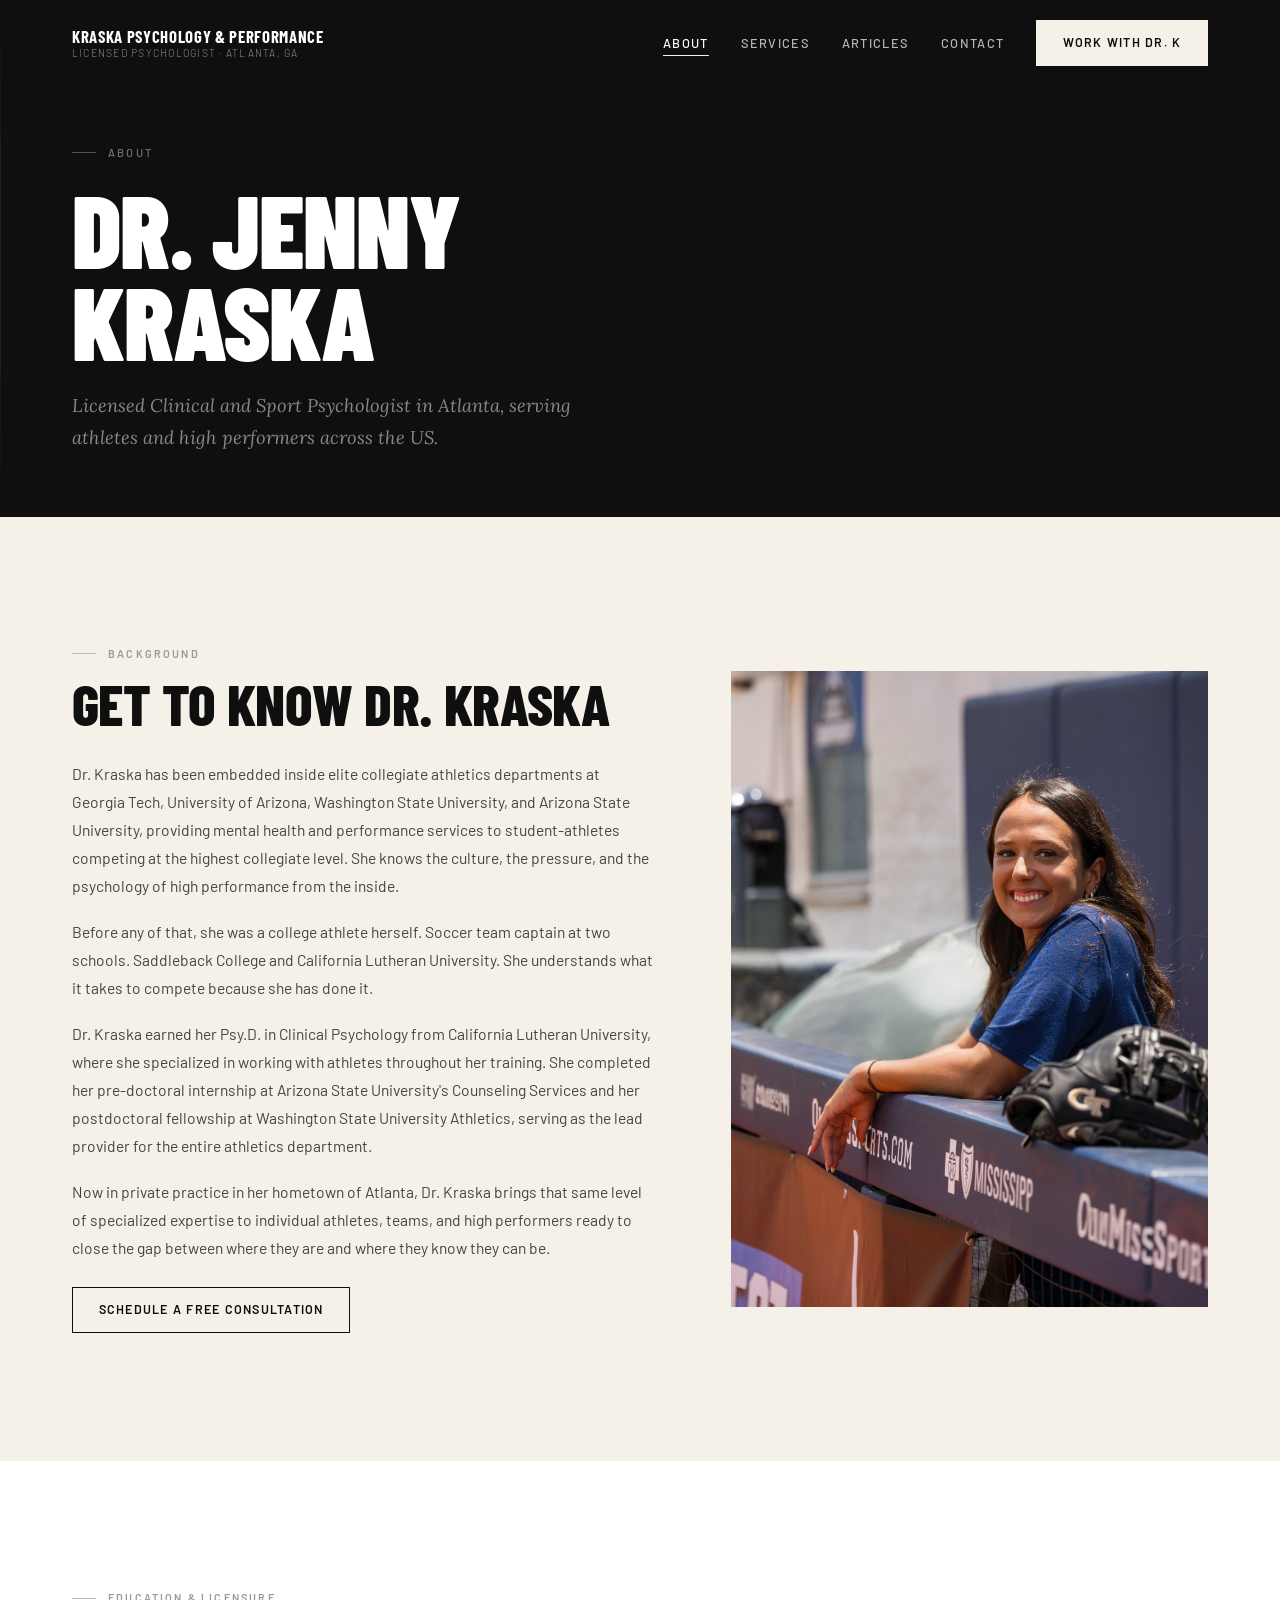
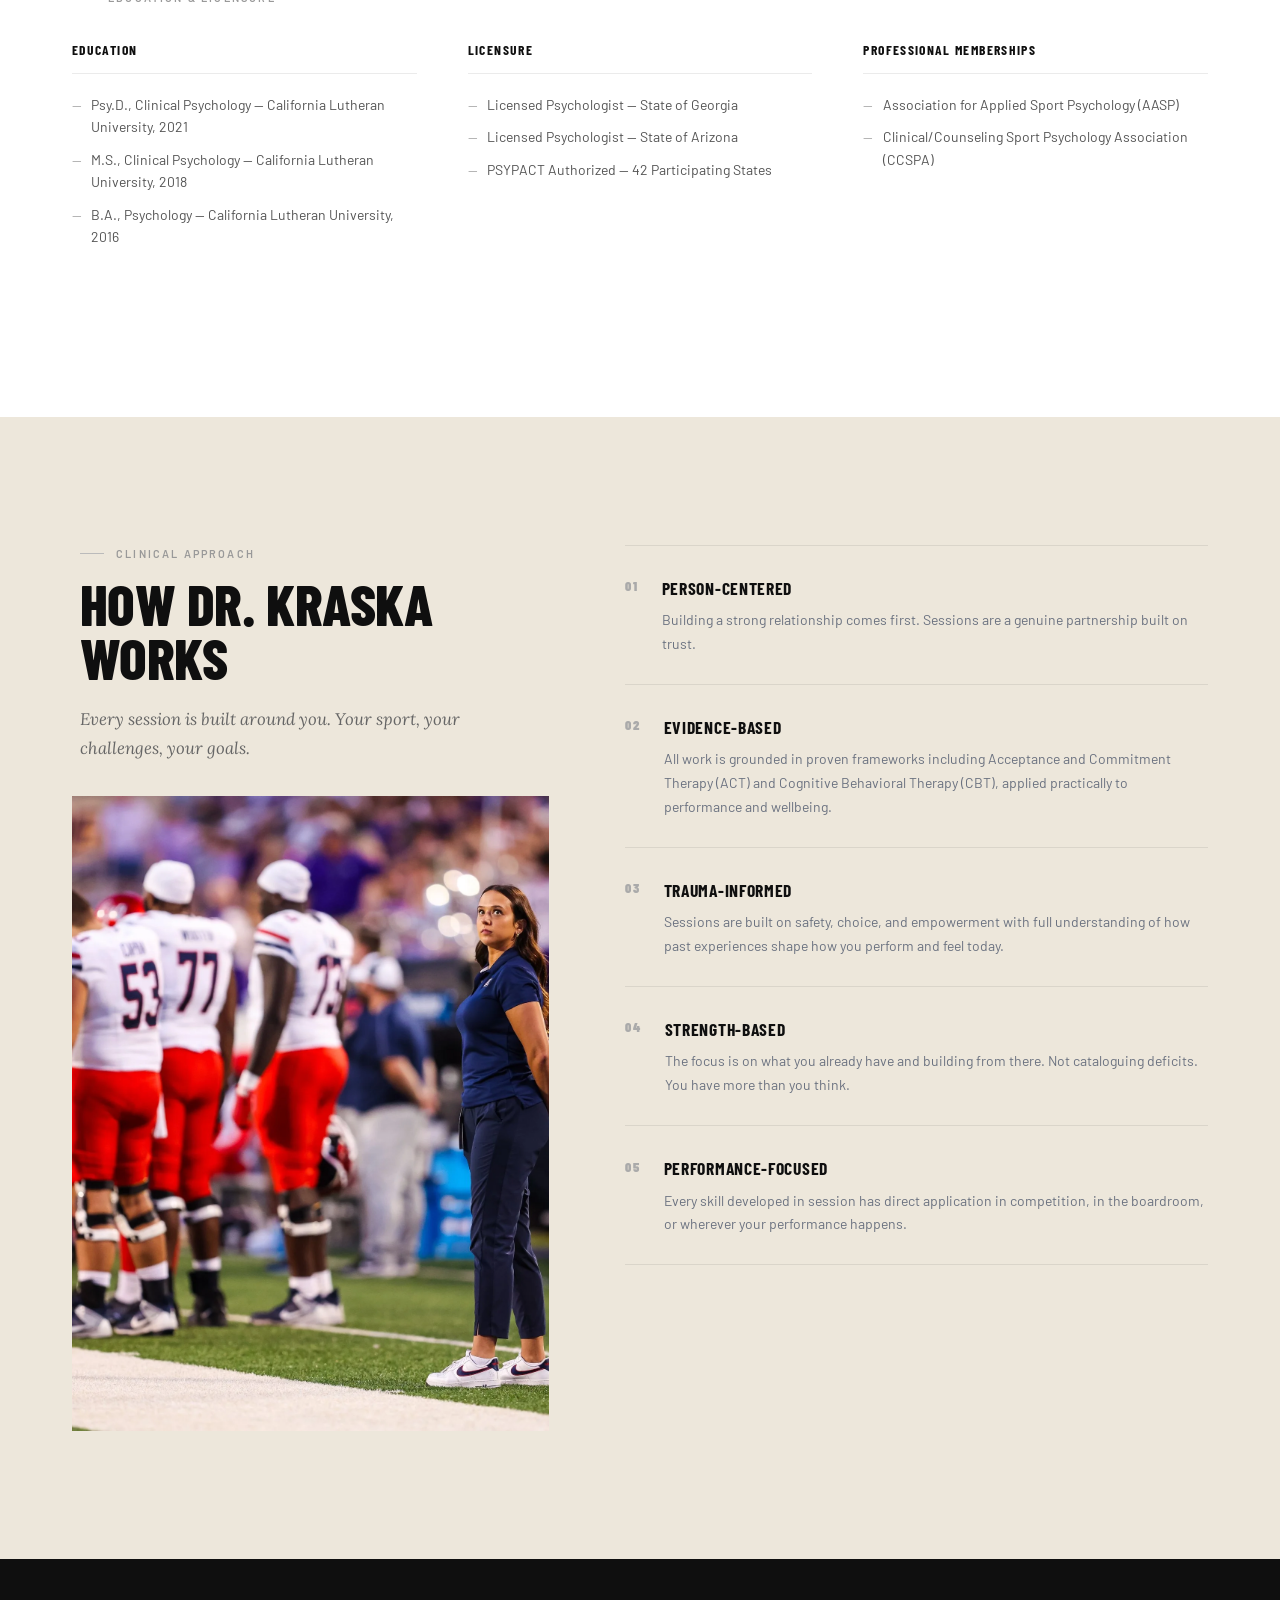
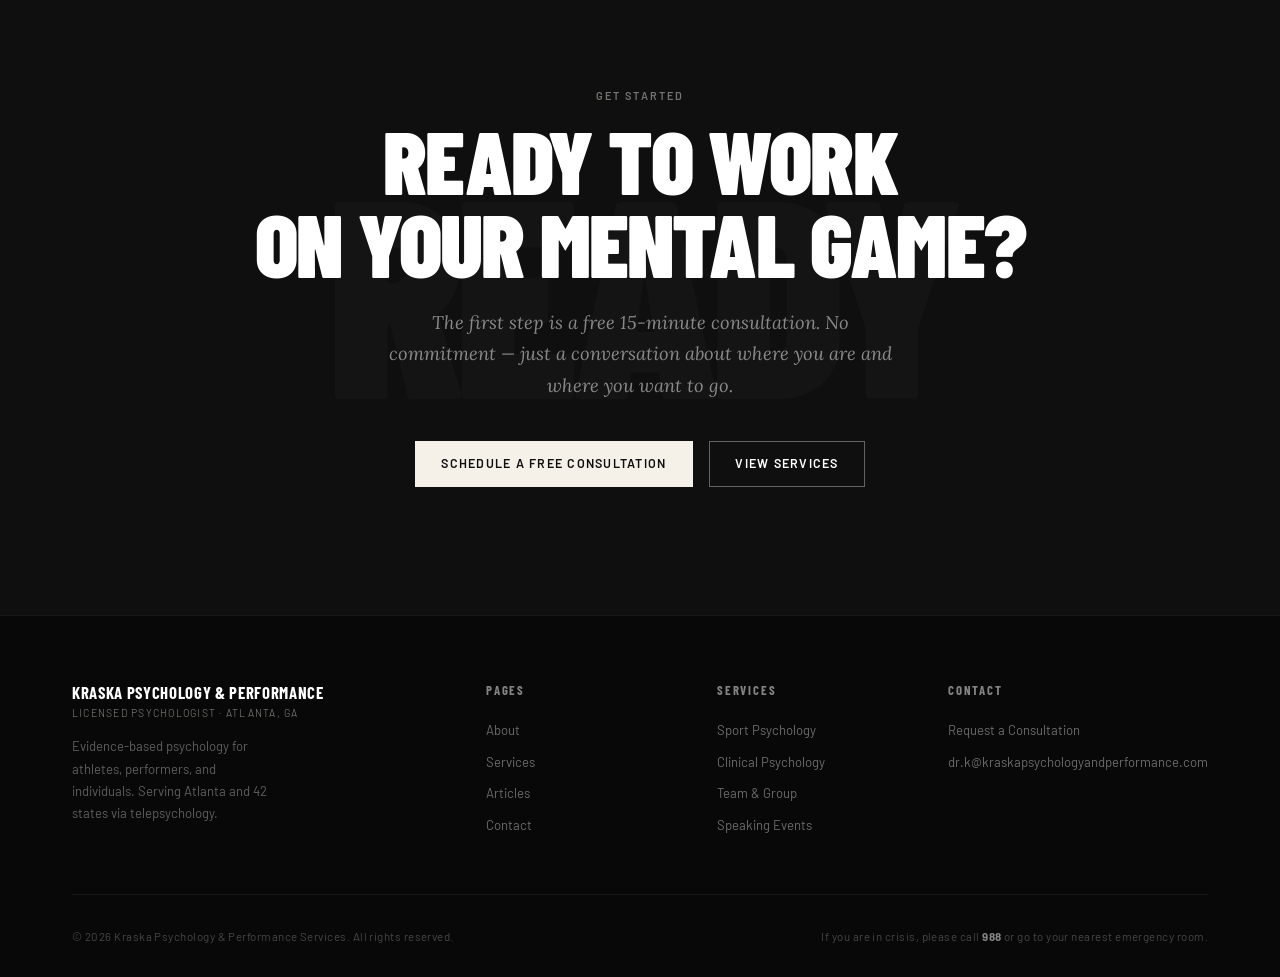
<file: about.html>
<!DOCTYPE html>
<html lang="en">
<head>
  <meta charset="UTF-8" />
  <meta name="viewport" content="width=device-width, initial-scale=1.0" />
  <title>About Dr. Jenny Kraska | Kraska Psychology & Performance</title>
  <meta name="description" content="Dr. Jenny Kraska is a licensed Clinical and Sport Psychologist with 8 years inside elite collegiate athletics. Based in Atlanta, GA — serving clients in 42 states." />
  <meta name="robots" content="index, follow" />
  <meta property="og:title" content="About Dr. Jenny Kraska | Kraska Psychology & Performance" />
  <meta property="og:type" content="website" />
  <meta property="og:description" content="Dr. Jenny Kraska is a licensed Clinical and Sport Psychologist with 8 years inside elite collegiate athletics. Based in Atlanta, GA — serving clients in 42 states." />
  <meta property="og:url" content="https://www.kraskapsychologyandperformance.com/about.html" />
  <meta property="og:image" content="https://www.kraskapsychologyandperformance.com/assets/img/dr_kraska_onfield.webp" />
  <meta name="twitter:card" content="summary_large_image" />
  <meta name="twitter:title" content="About Dr. Jenny Kraska | Kraska Psychology & Performance" />
  <meta name="twitter:description" content="Dr. Jenny Kraska is a licensed Clinical and Sport Psychologist with 8 years inside elite collegiate athletics. Based in Atlanta, GA — serving clients in 42 states." />
  <meta name="twitter:image" content="https://www.kraskapsychologyandperformance.com/assets/img/dr_kraska_onfield.webp" />
  <link rel="canonical" href="https://www.kraskapsychologyandperformance.com/about.html" />
  <link rel="preconnect" href="https://fonts.googleapis.com" />
  <link rel="preconnect" href="https://fonts.gstatic.com" crossorigin />
  <link href="https://fonts.googleapis.com/css2?family=Barlow+Condensed:wght@600;700;800;900&family=Lora:ital,wght@0,400;0,500;1,400&family=Barlow:wght@300;400;500&display=swap" rel="stylesheet" />
  <link rel="stylesheet" href="assets/css/styles.css" />
</head>
<body>

<a class="skip-link" href="#main-content">Skip to main content</a>

<header class="site-header" id="site-header" role="banner">
  <div class="container">
    <div class="header-inner">
      <a href="index.html" class="wordmark" aria-label="Kraska Psychology & Performance — Home">
        Kraska Psychology & Performance
        <span>Licensed Psychologist · Atlanta, GA</span>
      </a>
      <nav class="main-nav" aria-label="Main navigation">
        <a href="about.html">About</a>
        <a href="services.html">Services</a>
        <a href="articles.html">Articles</a>
        <a href="contact.html">Contact</a>
      </nav>
      <a href="contact.html" class="btn btn-primary header-cta">Work with Dr. K</a>
      <button class="nav-toggle" id="nav-toggle" aria-label="Toggle menu" aria-expanded="false">
        <span></span><span></span><span></span>
      </button>
    </div>
  </div>
  <nav class="mobile-nav" id="mobile-nav" aria-label="Mobile navigation">
    <a href="about.html">About</a>
    <a href="services.html">Services</a>
    <a href="articles.html">Articles</a>
    <a href="contact.html">Contact</a>
    <a href="contact.html" class="btn btn-primary">Request a Consultation</a>
  </nav>
</header>

<main id="main-content">

  <!-- ── PAGE HERO ─────────────────────────────────────────────── -->
  <section class="page-hero noise" aria-labelledby="about-heading">
    <div class="container" style="position:relative;z-index:2;">
      <p class="page-hero-label">About</p>
      <h1 id="about-heading">Dr. Jenny<br>Kraska</h1>
      <p class="page-hero-sub">Licensed Clinical and Sport Psychologist in Atlanta, serving athletes and high performers across the US.</p>
    </div>
  </section>


<!-- ── BIO + PHOTO ────────────────────────────────────────────── -->
<section class="section section-cream" aria-labelledby="bio-heading">
  <div class="container">
    <div style="display:grid; grid-template-columns:1.1fr 0.9fr; gap:clamp(3rem,6vw,6rem); align-items:center;">

      <!-- TEXT LEFT -->
      <div class="about-content">
        <p class="section-label">Background</p>
        <h2 id="bio-heading" class="section-headline fade-up">Get to know Dr. Kraska</h2>
        <br>
        <!-- <p class="about-title fade-up">Licensed Clinical & Sport Psychologist</p> -->

        <div class="about-body fade-up">
          <p>Dr. Kraska has been embedded inside elite collegiate athletics departments at Georgia Tech, University of Arizona, Washington State University, and Arizona State University, providing mental health and performance services to student-athletes competing at the highest collegiate level. She knows the culture, the pressure, and the psychology of high performance from the inside.</p>
          <p>Before any of that, she was a college athlete herself. Soccer team captain at two schools. Saddleback College and California Lutheran University. She understands what it takes to compete because she has done it.</p>
          <p>Dr. Kraska earned her Psy.D. in Clinical Psychology from California Lutheran University, where she specialized in working with athletes throughout her training. She completed her pre-doctoral internship at Arizona State University's Counseling Services and her postdoctoral fellowship at Washington State University Athletics, serving as the lead provider for the entire athletics department.</p>
          <p>Now in private practice in her hometown of Atlanta, Dr. Kraska brings that same level of specialized expertise to individual athletes, teams, and high performers ready to close the gap between where they are and where they know they can be.</p>
        </div>
        <br>

        <a href="contact.html" class="btn btn-outline fade-up">Schedule a Free Consultation</a>
      </div>

      <!-- DUGOUT PHOTO RIGHT -->
      <div class="fade-up" style="display:flex; align-items:center; justify-content:center;">
        <div style="overflow:hidden; background:var(--black); width:100%;">
          <img
            src="assets/img/dr_kraska_dugout.jpeg"
            alt="Dr. Kraska in the dugout at a collegiate baseball game"
            loading="lazy"
            style="width:100%; aspect-ratio:3/4; object-fit:cover; object-position:center 25%; display:block;"
          />
        </div>
      </div>

    </div>
  </div>
</section>

  <!-- ── EDUCATION & CREDENTIALS ───────────────────────────────── -->
<section class="section section-white" aria-label="Education and credentials">
  <div class="container">
    <p class="section-label" style="margin-bottom:2rem;">Education & Licensure</p>
    <div style="display:grid; grid-template-columns:1fr 1fr 1fr; gap:clamp(2rem,4vw,4rem); align-items:start;">

      <div class="credentials-block fade-up">
        <h3>Education</h3>
        <ul>
          <li>Psy.D., Clinical Psychology — California Lutheran University, 2021</li>
          <li>M.S., Clinical Psychology — California Lutheran University, 2018</li>
          <li>B.A., Psychology — California Lutheran University, 2016</li>
        </ul>
      </div>

      <div class="credentials-block fade-up fade-up-delay-1">
        <h3>Licensure</h3>
        <ul>
          <li>Licensed Psychologist — State of Georgia</li>
          <li>Licensed Psychologist — State of Arizona</li>
          <li>PSYPACT Authorized — 42 Participating States</li>
        </ul>
      </div>

      <div class="credentials-block fade-up fade-up-delay-2">
        <h3>Professional Memberships</h3>
        <ul>
          <li>Association for Applied Sport Psychology (AASP)</li>
          <li>Clinical/Counseling Sport Psychology Association (CCSPA)</li>
        </ul>
      </div>

    </div>
  </div>
</section>

 <!-- ── APPROACH ───────────────────────────────────────────────── -->
<section class="section section-cream-dark" aria-labelledby="approach-heading">
  <div class="container">
    <div style="display:grid; grid-template-columns:0.9fr 1.1fr; gap:clamp(3rem,6vw,6rem); align-items:start;">

      <!-- TITLE + PHOTO LEFT -->
      <div style="display:flex; flex-direction:column; gap:2rem;">
        <div style="padding:0 0.5rem;">
          <p class="section-label">Clinical Approach</p>
          <h2 id="approach-heading" class="section-headline fade-up">How Dr. Kraska<br>Works</h2>
          <p class="fade-up" style="font-family:'Lora',serif; font-style:italic; font-size:1.05rem; line-height:1.75; color:#666; margin-top:1.25rem;">Every session is built around you. Your sport, your challenges, your goals.</p>
        </div>
        <div style="overflow:hidden; background:var(--black-mid);">
          <img
            src="assets/img/dr_kraska_onfield.webp"
            alt="Dr. Kraska on the sideline during a collegiate football game at the University of Arizona"
            loading="lazy"
            style="width:100%; aspect-ratio:3/4; object-fit:cover; object-position:center 20%; display:block;"
          />
        </div>
      </div>

      <!-- PILLARS RIGHT -->
      <div class="approach-pillars">
        <div class="pillar fade-up">
          <span class="pillar-num">01</span>
          <div>
            <h4>Person-Centered</h4>
            <p>Building a strong relationship comes first. Sessions are a genuine partnership built on trust.</p>
          </div>
        </div>
        <div class="pillar fade-up fade-up-delay-1">
          <span class="pillar-num">02</span>
          <div>
            <h4>Evidence-Based</h4>
            <p>All work is grounded in proven frameworks including Acceptance and Commitment Therapy (ACT) and Cognitive Behavioral Therapy (CBT), applied practically to performance and wellbeing.</p>
          </div>
        </div>
        <div class="pillar fade-up fade-up-delay-2">
          <span class="pillar-num">03</span>
          <div>
            <h4>Trauma-Informed</h4>
            <p>Sessions are built on safety, choice, and empowerment with full understanding of how past experiences shape how you perform and feel today.</p>
          </div>
        </div>
        <div class="pillar fade-up fade-up-delay-3">
          <span class="pillar-num">04</span>
          <div>
            <h4>Strength-Based</h4>
            <p>The focus is on what you already have and building from there. Not cataloguing deficits. You have more than you think.</p>
          </div>
        </div>
        <div class="pillar fade-up fade-up-delay-4">
          <span class="pillar-num">05</span>
          <div>
            <h4>Performance-Focused</h4>
            <p>Every skill developed in session has direct application in competition, in the boardroom, or wherever your performance happens.</p>
          </div>
        </div>
      </div>
    </div>
  </div>
</section>





  <!-- ── CTA ────────────────────────────────────────────────────── -->
  <section class="cta-section" aria-labelledby="about-cta-heading">
    <div class="container">
      <p class="section-label section-label-light" style="justify-content:center;">Get Started</p>
      <h2 id="about-cta-heading" class="cta-headline">Ready to Work<br>on Your Mental Game?</h2>
      <p class="cta-sub">The first step is a free 15-minute consultation. No commitment — just a conversation about where you are and where you want to go.</p>
      <div class="cta-actions">
        <a href="contact.html" class="btn btn-primary">Schedule a Free Consultation</a>
        <a href="services.html" class="btn btn-ghost">View Services</a>
      </div>
    </div>
  </section>

</main>

<footer class="site-footer" role="contentinfo">
  <div class="container">
    <div class="footer-grid">
      <div class="footer-brand">
        <a href="index.html" class="wordmark">
          Kraska Psychology & Performance
          <span>Licensed Psychologist · Atlanta, GA</span>
        </a>
        <p>Evidence-based psychology for athletes, performers, and individuals. Serving Atlanta and 42 states via telepsychology.</p>
      </div>
      <div class="footer-col">
        <h4>Pages</h4>
        <a href="about.html">About</a>
        <a href="services.html">Services</a>
        <a href="articles.html">Articles</a>
        <a href="contact.html">Contact</a>
      </div>
      <div class="footer-col">
        <h4>Services</h4>
        <a href="services.html#sport-psychology">Sport Psychology</a>
        <a href="services.html#counseling">Clinical Psychology</a>
        <a href="services.html#team-consulting">Team & Group</a>
        <a href="services.html#speaking">Speaking Events</a>
      </div>
      <div class="footer-col">
        <h4>Contact</h4>
        <a href="contact.html">Request a Consultation</a>
        <a href="mailto:dr.k@kraskapsychologyandperformance.com">dr.k@kraskapsychologyandperformance.com</a>
      </div>
    </div>
    <div class="footer-bottom">
      <span>© <span id="footer-year"></span> Kraska Psychology & Performance Services. All rights reserved.</span>

      <span>If you are in crisis, please call <strong>988</strong> or go to your nearest emergency room.</span>
    </div>
  </div>
</footer>

<script src="assets/js/main.js"></script>
</body>
</html>
</file>
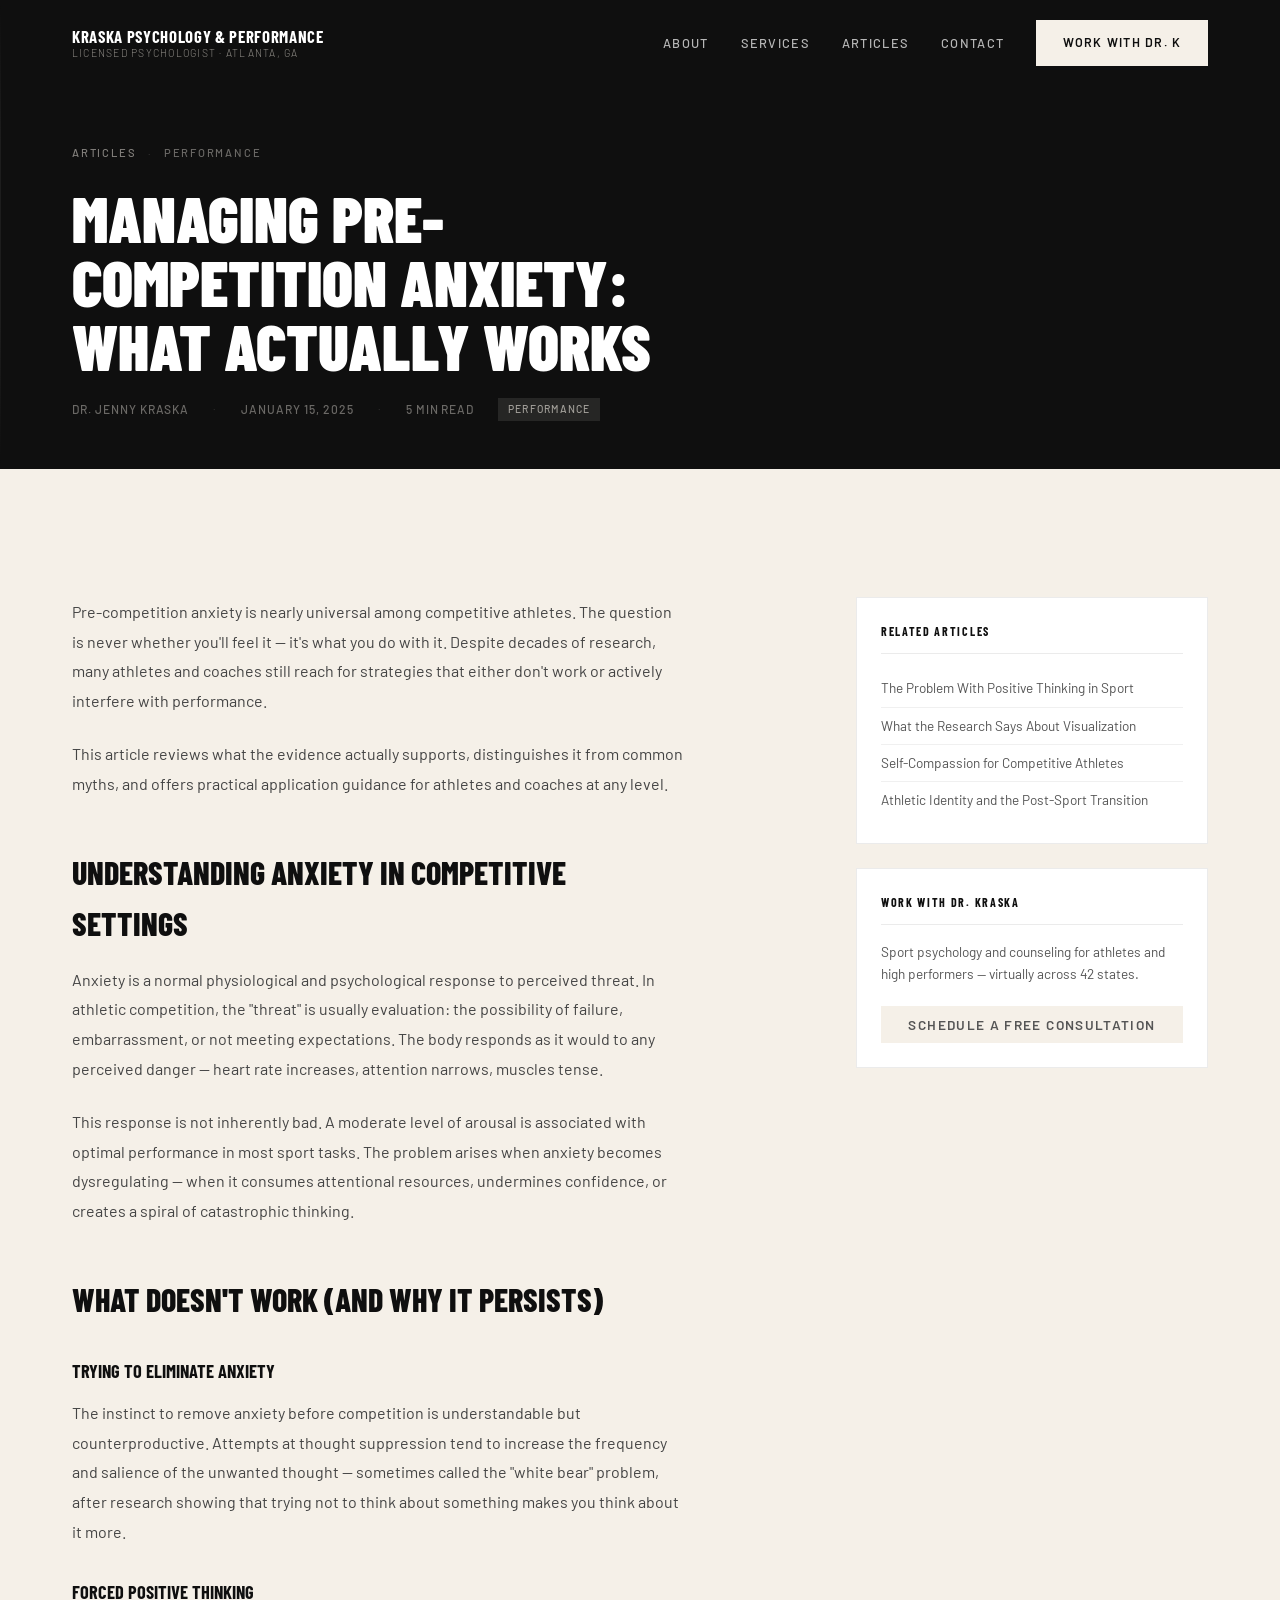
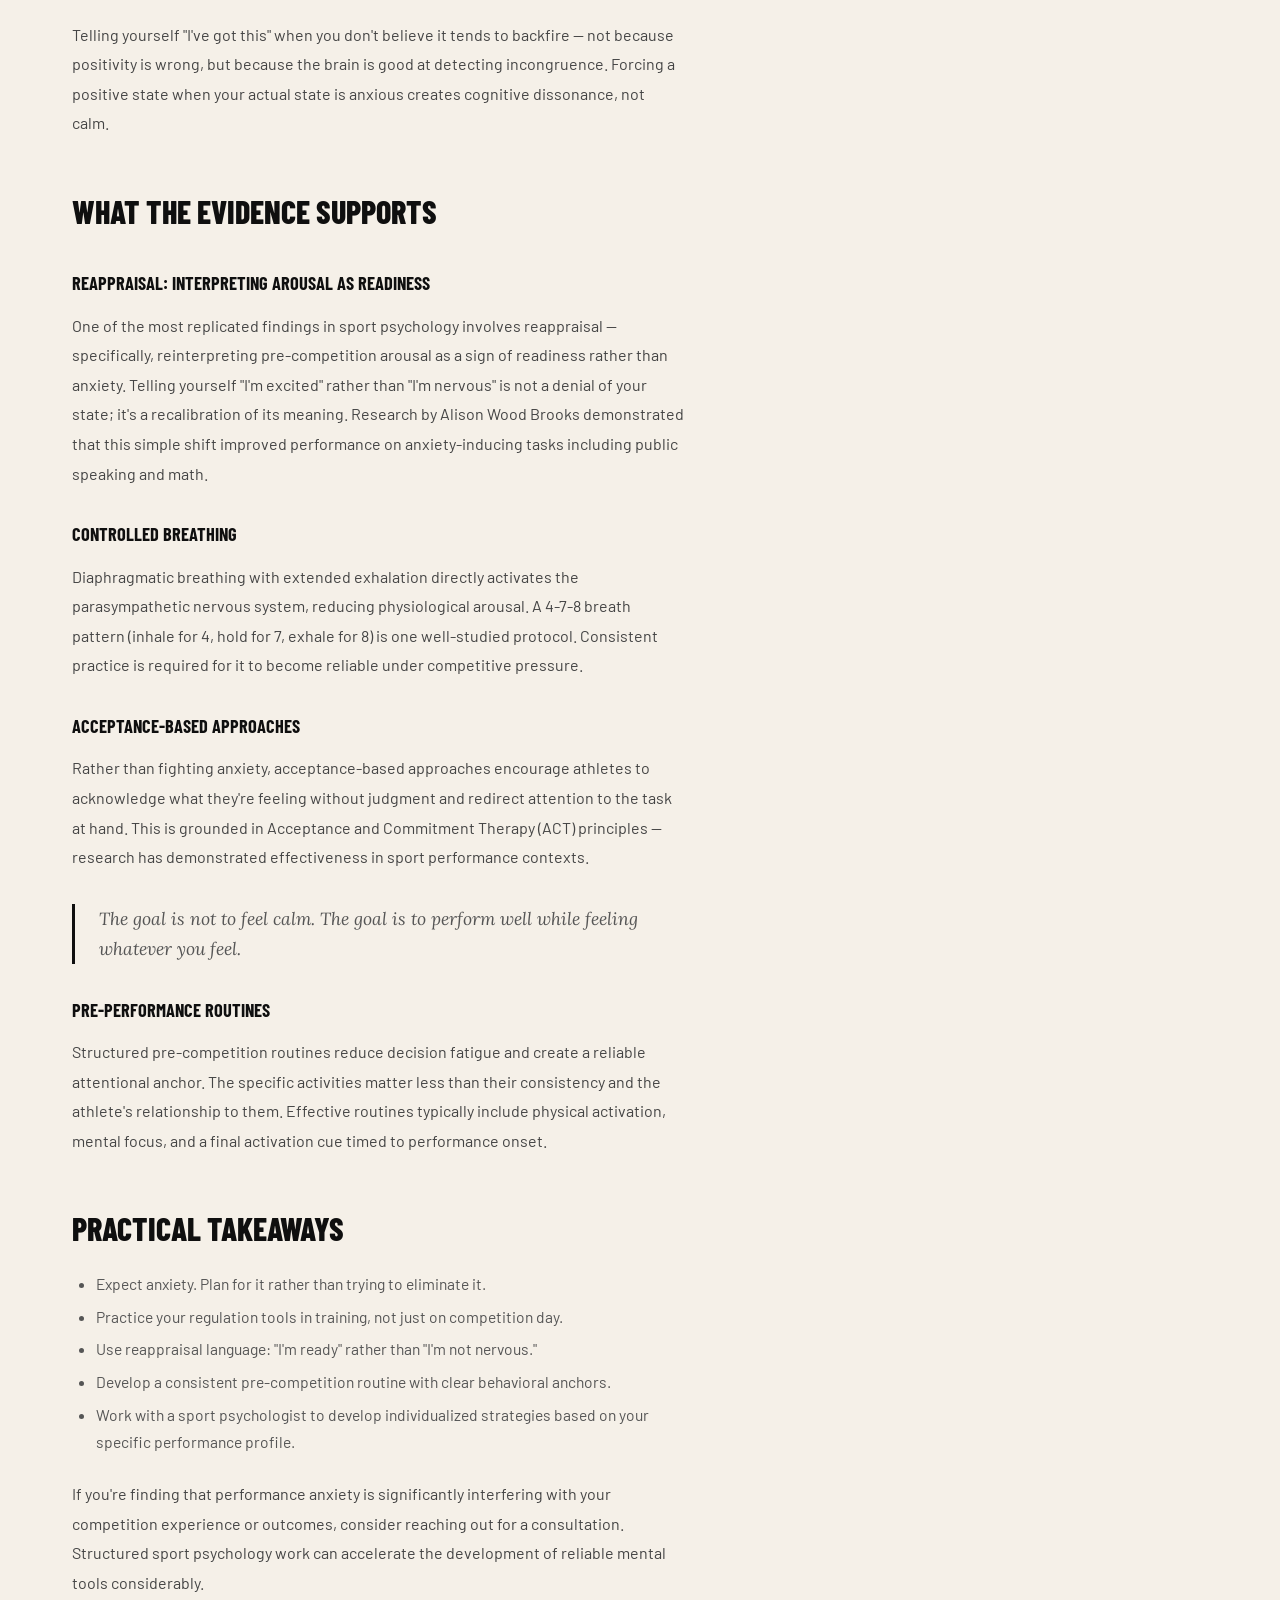
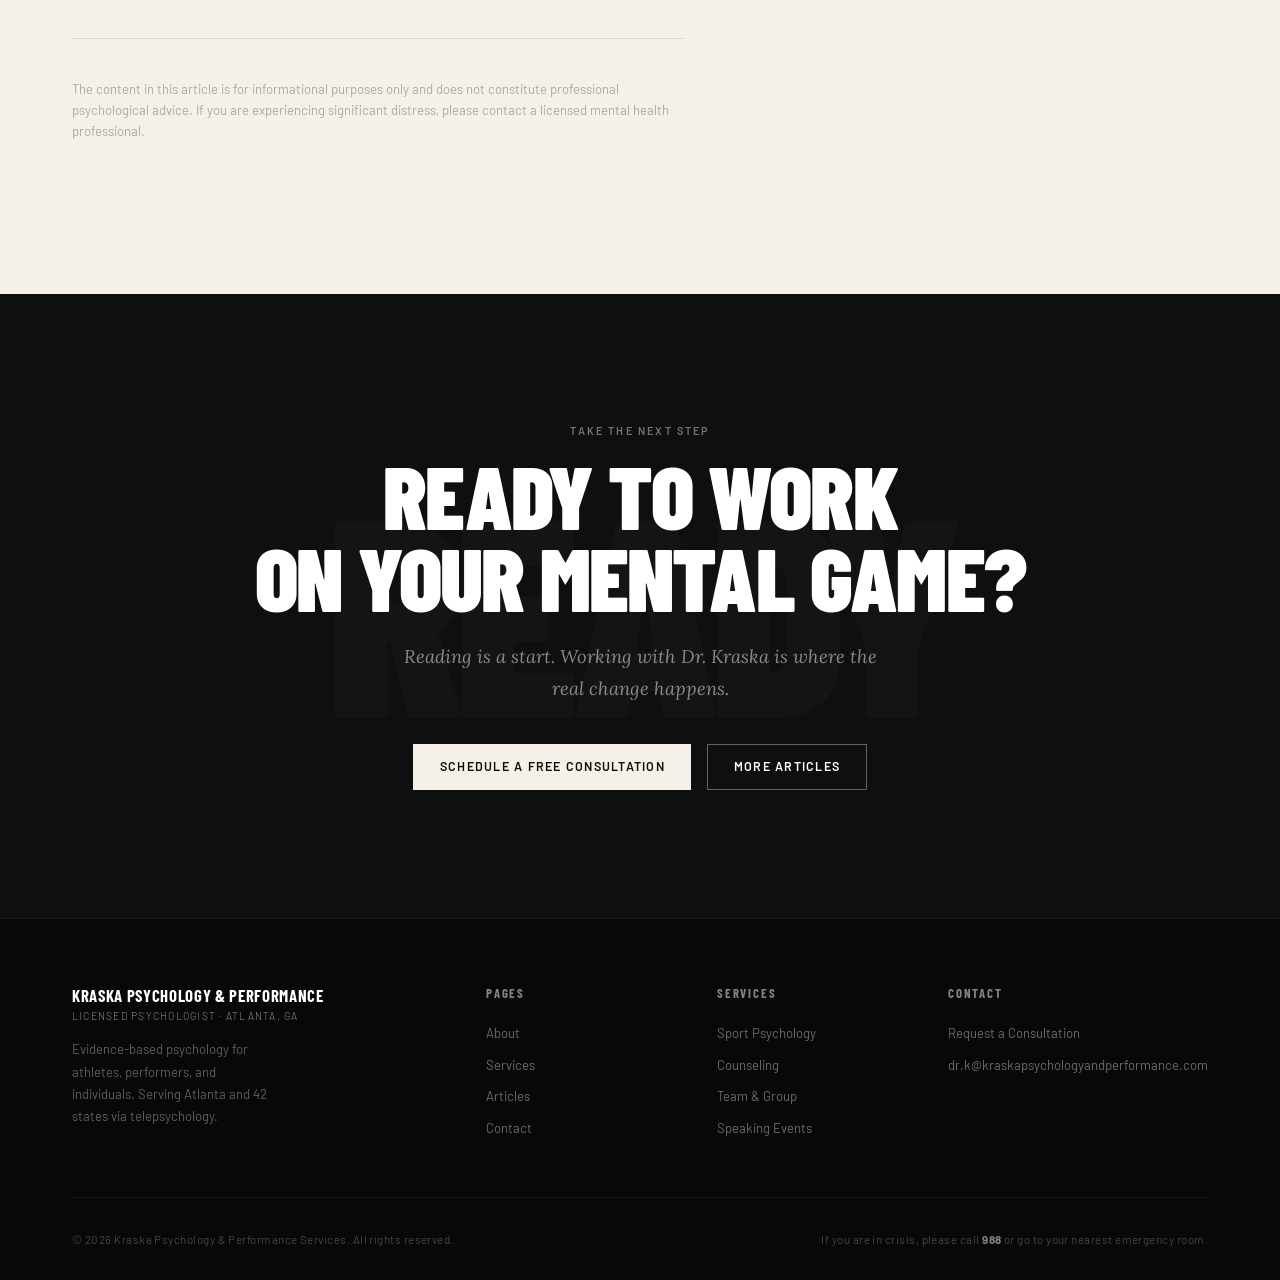
<file: article.html>
<!DOCTYPE html>
<html lang="en">
<head>
  <meta charset="UTF-8" />
  <meta name="viewport" content="width=device-width, initial-scale=1.0" />
  <!-- REPLACE: Update title, description, and canonical for each article -->
  <title>Managing Pre-Competition Anxiety: What Actually Works | Kraska Psychology & Performance</title>
  <meta name="description" content="A practical look at the evidence behind common anxiety management techniques and how to apply them in real competitive settings." />
  <meta name="robots" content="index, follow" />
  <meta property="og:title" content="Managing Pre-Competition Anxiety: What Actually Works" />
  <meta property="og:type" content="article" />
  <meta property="og:description" content="A practical look at the evidence behind common anxiety management techniques and how to apply them in real competitive settings." />
  <meta property="og:url" content="https://www.kraskapsychologyandperformance.com/article.html" />
  <meta name="twitter:card" content="summary_large_image" />
  <meta name="twitter:title" content="Managing Pre-Competition Anxiety: What Actually Works" />
  <meta name="twitter:description" content="A practical look at the evidence behind common anxiety management techniques and how to apply them in real competitive settings." />
  <link rel="canonical" href="https://www.kraskapsychologyandperformance.com/article.html" />
  <link rel="preconnect" href="https://fonts.googleapis.com" />
  <link rel="preconnect" href="https://fonts.gstatic.com" crossorigin />
  <link href="https://fonts.googleapis.com/css2?family=Barlow+Condensed:wght@600;700;800;900&family=Lora:ital,wght@0,400;0,500;1,400&family=Barlow:wght@300;400;500&display=swap" rel="stylesheet" />
  <link rel="stylesheet" href="assets/css/styles.css" />
</head>
<body>

<a class="skip-link" href="#main-content">Skip to main content</a>

<header class="site-header" id="site-header" role="banner">
  <div class="container">
    <div class="header-inner">
      <a href="index.html" class="wordmark" aria-label="Kraska Psychology & Performance — Home">
        Kraska Psychology & Performance
        <span>Licensed Psychologist · Atlanta, GA</span>
      </a>
      <nav class="main-nav" aria-label="Main navigation">
        <a href="about.html">About</a>
        <a href="services.html">Services</a>
        <a href="articles.html">Articles</a>
        <a href="contact.html">Contact</a>
      </nav>
      <a href="contact.html" class="btn btn-primary header-cta">Work with Dr. K</a>
      <button class="nav-toggle" id="nav-toggle" aria-label="Toggle menu" aria-expanded="false">
        <span></span><span></span><span></span>
      </button>
    </div>
  </div>
  <nav class="mobile-nav" id="mobile-nav" aria-label="Mobile navigation">
    <a href="about.html">About</a>
    <a href="services.html">Services</a>
    <a href="articles.html">Articles</a>
    <a href="contact.html">Contact</a>
    <a href="contact.html" class="btn btn-primary">Request a Consultation</a>
  </nav>
</header>

<main id="main-content">

  <!-- ── ARTICLE HERO ───────────────────────────────────────────── -->
  <section class="article-hero noise" aria-labelledby="article-heading">
    <div class="container">
      <!-- REPLACE with actual article breadcrumb category -->
      <p class="article-breadcrumb">
        <a href="articles.html">Articles</a>
        <span style="margin:0 0.5rem; opacity:0.4;">·</span>
        Performance
      </p>
      <!-- REPLACE with actual article title -->
      <h1 id="article-heading">Managing Pre-Competition Anxiety: What Actually Works</h1>
      <div class="article-meta-bar">
        <span>Dr. Jenny Kraska</span>
        <span style="opacity:0.3;">·</span>
        <!-- REPLACE with actual date -->
        <time datetime="2025-01-15">January 15, 2025</time>
        <span style="opacity:0.3;">·</span>
        <span>5 min read</span>
        <span class="tag">Performance</span>
      </div>
    </div>
  </section>

  <!-- ── ARTICLE BODY ───────────────────────────────────────────── -->
  <div class="article-body-wrap">
    <div class="container">
      <div class="article-body-inner">

        <!-- Main prose -->
        <article class="prose fade-up">

          <!-- REPLACE with actual article content -->
          <p>Pre-competition anxiety is nearly universal among competitive athletes. The question is never whether you'll feel it — it's what you do with it. Despite decades of research, many athletes and coaches still reach for strategies that either don't work or actively interfere with performance.</p>

          <p>This article reviews what the evidence actually supports, distinguishes it from common myths, and offers practical application guidance for athletes and coaches at any level.</p>

          <h2>Understanding Anxiety in Competitive Settings</h2>

          <p>Anxiety is a normal physiological and psychological response to perceived threat. In athletic competition, the "threat" is usually evaluation: the possibility of failure, embarrassment, or not meeting expectations. The body responds as it would to any perceived danger — heart rate increases, attention narrows, muscles tense.</p>

          <p>This response is not inherently bad. A moderate level of arousal is associated with optimal performance in most sport tasks. The problem arises when anxiety becomes dysregulating — when it consumes attentional resources, undermines confidence, or creates a spiral of catastrophic thinking.</p>

          <h2>What Doesn't Work (and Why It Persists)</h2>

          <h3>Trying to eliminate anxiety</h3>
          <p>The instinct to remove anxiety before competition is understandable but counterproductive. Attempts at thought suppression tend to increase the frequency and salience of the unwanted thought — sometimes called the "white bear" problem, after research showing that trying not to think about something makes you think about it more.</p>

          <h3>Forced positive thinking</h3>
          <p>Telling yourself "I've got this" when you don't believe it tends to backfire — not because positivity is wrong, but because the brain is good at detecting incongruence. Forcing a positive state when your actual state is anxious creates cognitive dissonance, not calm.</p>

          <h2>What the Evidence Supports</h2>

          <h3>Reappraisal: interpreting arousal as readiness</h3>
          <p>One of the most replicated findings in sport psychology involves reappraisal — specifically, reinterpreting pre-competition arousal as a sign of readiness rather than anxiety. Telling yourself "I'm excited" rather than "I'm nervous" is not a denial of your state; it's a recalibration of its meaning. Research by Alison Wood Brooks demonstrated that this simple shift improved performance on anxiety-inducing tasks including public speaking and math.</p>

          <h3>Controlled breathing</h3>
          <p>Diaphragmatic breathing with extended exhalation directly activates the parasympathetic nervous system, reducing physiological arousal. A 4-7-8 breath pattern (inhale for 4, hold for 7, exhale for 8) is one well-studied protocol. Consistent practice is required for it to become reliable under competitive pressure.</p>

          <h3>Acceptance-based approaches</h3>
          <p>Rather than fighting anxiety, acceptance-based approaches encourage athletes to acknowledge what they're feeling without judgment and redirect attention to the task at hand. This is grounded in Acceptance and Commitment Therapy (ACT) principles — research has demonstrated effectiveness in sport performance contexts.</p>

          <blockquote>
            The goal is not to feel calm. The goal is to perform well while feeling whatever you feel.
          </blockquote>

          <h3>Pre-performance routines</h3>
          <p>Structured pre-competition routines reduce decision fatigue and create a reliable attentional anchor. The specific activities matter less than their consistency and the athlete's relationship to them. Effective routines typically include physical activation, mental focus, and a final activation cue timed to performance onset.</p>

          <h2>Practical Takeaways</h2>

          <ul>
            <li>Expect anxiety. Plan for it rather than trying to eliminate it.</li>
            <li>Practice your regulation tools in training, not just on competition day.</li>
            <li>Use reappraisal language: "I'm ready" rather than "I'm not nervous."</li>
            <li>Develop a consistent pre-competition routine with clear behavioral anchors.</li>
            <li>Work with a sport psychologist to develop individualized strategies based on your specific performance profile.</li>
          </ul>

          <p>If you're finding that performance anxiety is significantly interfering with your competition experience or outcomes, consider reaching out for a consultation. Structured sport psychology work can accelerate the development of reliable mental tools considerably.</p>

          <hr />
          <p style="font-size:0.82rem; color:#aaa; line-height:1.6;">The content in this article is for informational purposes only and does not constitute professional psychological advice. If you are experiencing significant distress, please contact a licensed mental health professional.</p>

        </article>

        <!-- Sidebar -->
        <aside class="article-sidebar fade-up fade-up-delay-2" aria-label="Related content">
          <div class="sidebar-block" style="position:sticky; top:7rem;">
            <h4>Related Articles</h4>
            <a href="article.html">The Problem With Positive Thinking in Sport</a>
            <a href="article.html">What the Research Says About Visualization</a>
            <a href="article.html">Self-Compassion for Competitive Athletes</a>
            <a href="article.html">Athletic Identity and the Post-Sport Transition</a>
          </div>
          <div class="sidebar-block" style="margin-top:1.5rem; position:sticky; top:calc(7rem + 260px);">
            <h4>Work With Dr. Kraska</h4>
            <p style="font-size:0.85rem; margin-bottom:1.25rem; color:#555; line-height:1.65;">Sport psychology and counseling for athletes and high performers — virtually across 42 states.</p>
            <a href="contact.html" class="btn btn-primary" style="display:block; text-align:center;">Schedule a Free Consultation</a>
          </div>
        </aside>

      </div>
    </div>
  </div>

  <!-- ── CTA ────────────────────────────────────────────────────── -->
  <section class="cta-section" aria-labelledby="article-cta-heading">
    <div class="container">
      <p class="section-label section-label-light" style="justify-content:center;">Take the Next Step</p>
      <h2 id="article-cta-heading" class="cta-headline">Ready to Work<br>on Your Mental Game?</h2>
      <p class="cta-sub">Reading is a start. Working with Dr. Kraska is where the real change happens.</p>
      <div class="cta-actions">
        <a href="contact.html" class="btn btn-primary">Schedule a Free Consultation</a>
        <a href="articles.html" class="btn btn-ghost">More Articles</a>
      </div>
    </div>
  </section>

</main>

<footer class="site-footer" role="contentinfo">
  <div class="container">
    <div class="footer-grid">
      <div class="footer-brand">
        <a href="index.html" class="wordmark">
          Kraska Psychology & Performance
          <span>Licensed Psychologist · Atlanta, GA</span>
        </a>
        <p>Evidence-based psychology for athletes, performers, and individuals. Serving Atlanta and 42 states via telepsychology.</p>
      </div>
      <div class="footer-col">
        <h4>Pages</h4>
        <a href="about.html">About</a>
        <a href="services.html">Services</a>
        <a href="articles.html">Articles</a>
        <a href="contact.html">Contact</a>
      </div>
      <div class="footer-col">
        <h4>Services</h4>
        <a href="services.html#sport-psychology">Sport Psychology</a>
        <a href="services.html#counseling">Counseling</a>
        <a href="services.html#team-consulting">Team & Group</a>
        <a href="services.html#speaking">Speaking Events</a>
      </div>
      <div class="footer-col">
        <h4>Contact</h4>
        <a href="contact.html">Request a Consultation</a>
        <a href="mailto:dr.k@kraskapsychologyandperformance.com">dr.k@kraskapsychologyandperformance.com</a>
      </div>
    </div>
    <div class="footer-bottom">
      <span>© <span id="footer-year"></span> Kraska Psychology & Performance Services. All rights reserved.</span>

      <span>If you are in crisis, please call <strong>988</strong> or go to your nearest emergency room.</span>
    </div>
  </div>
</footer>

<script src="assets/js/main.js"></script>
</body>
</html>
</file>
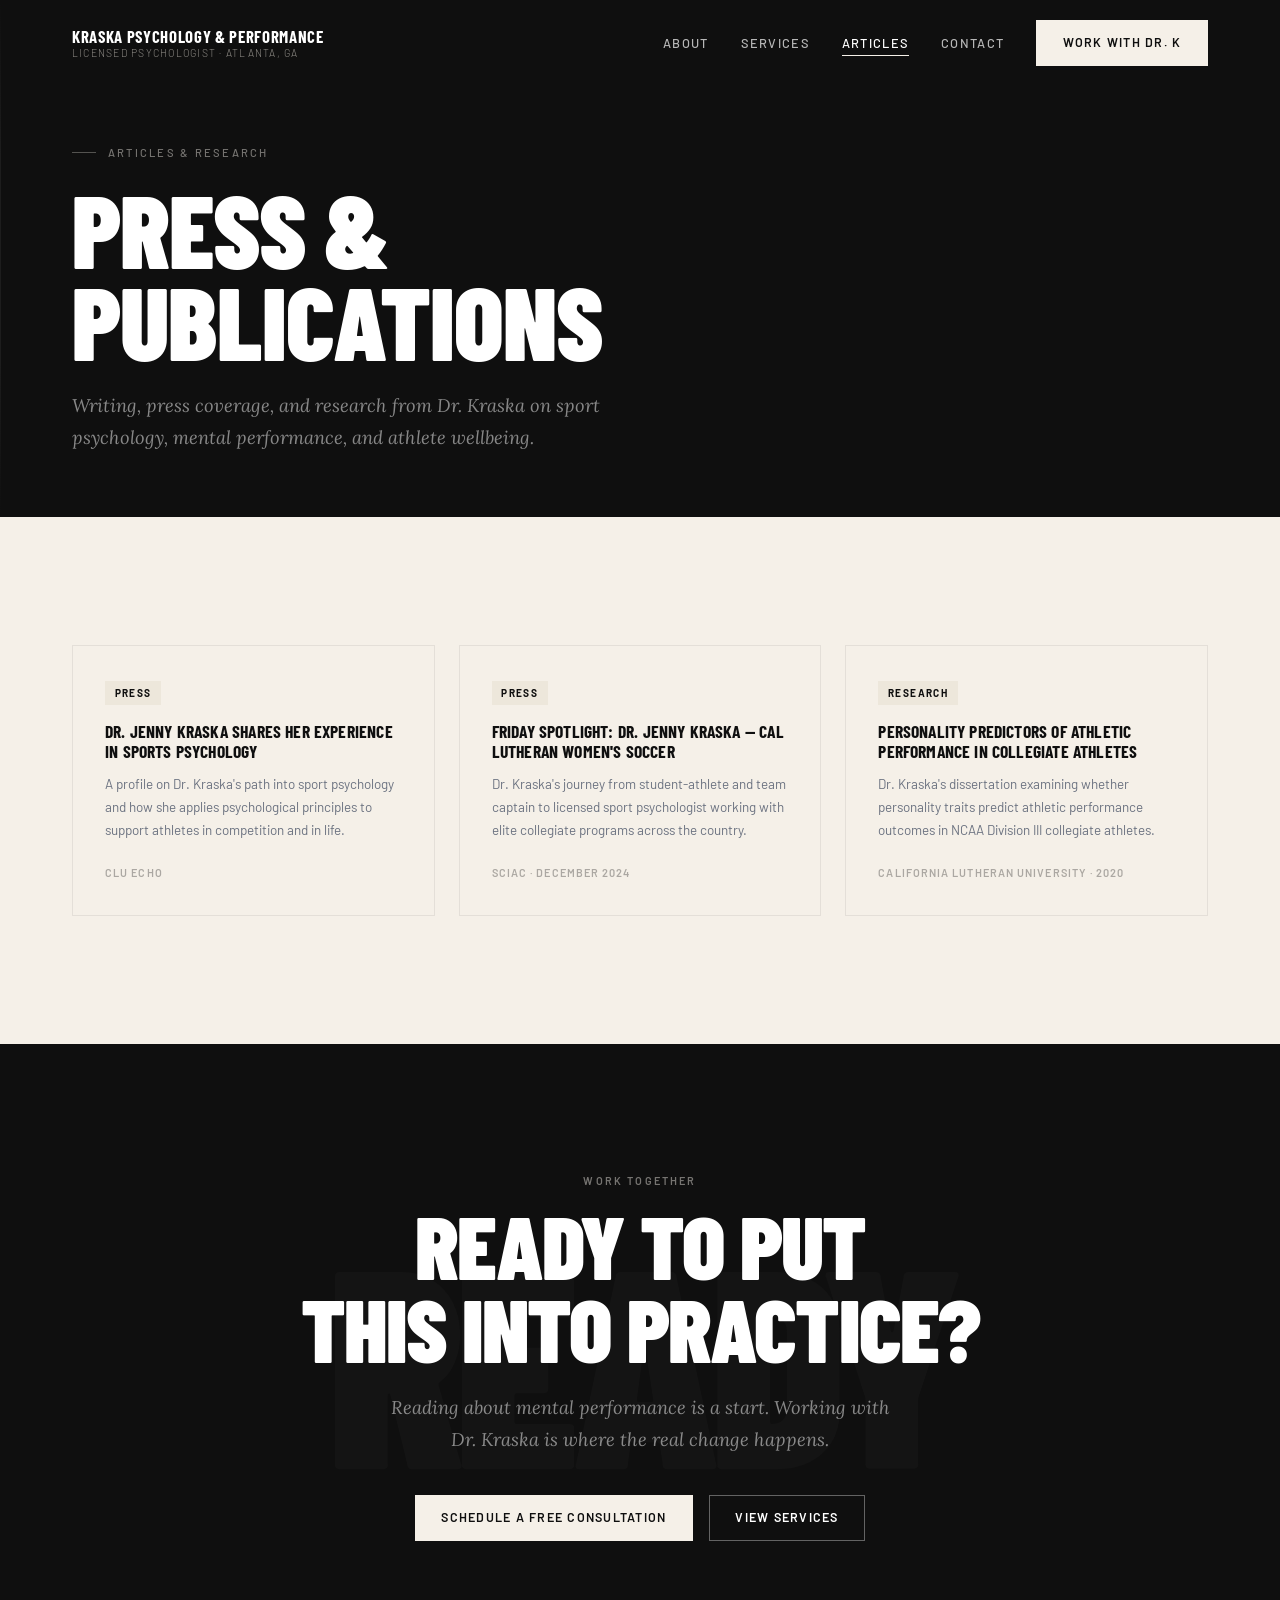
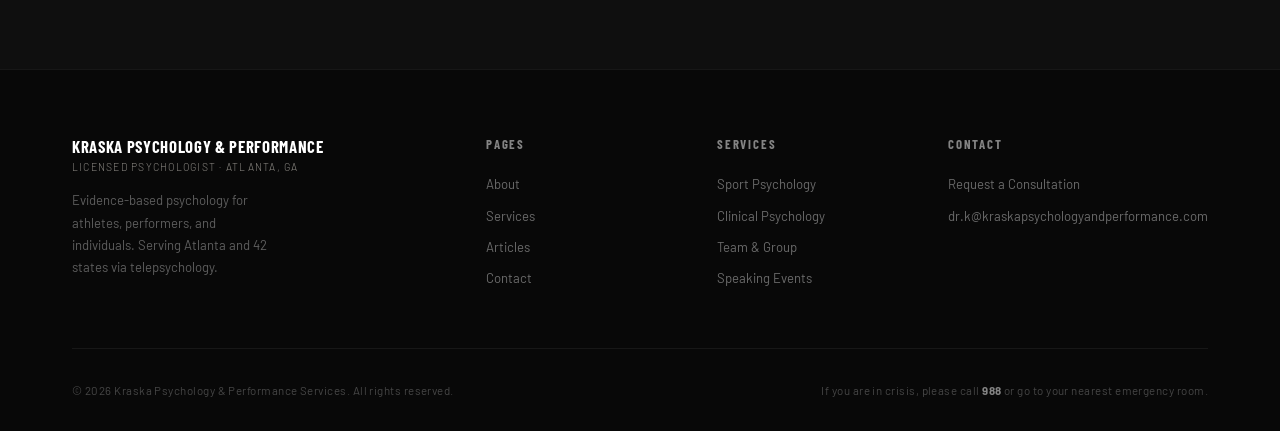
<file: articles.html>
<!DOCTYPE html>
<html lang="en">
<head>
  <meta charset="UTF-8" />
  <meta name="viewport" content="width=device-width, initial-scale=1.0" />
  <title>Articles & Research | Kraska Psychology & Performance</title>
  <meta name="description" content="Articles, press coverage, and research from Dr. Jenny Kraska on sport psychology, mental performance, and athlete mental health." />
  <meta name="robots" content="index, follow" />
  <meta property="og:title" content="Articles & Research | Kraska Psychology & Performance" />
  <meta property="og:type" content="website" />
  <meta property="og:description" content="Articles, press coverage, and research from Dr. Jenny Kraska on sport psychology, mental performance, and athlete mental health." />
  <meta property="og:url" content="https://www.kraskapsychologyandperformance.com/articles.html" />
  <meta property="og:image" content="https://www.kraskapsychologyandperformance.com/assets/img/dr_kraska_onfield.webp" />
  <meta name="twitter:card" content="summary_large_image" />
  <meta name="twitter:title" content="Articles & Research | Kraska Psychology & Performance" />
  <meta name="twitter:description" content="Articles, press coverage, and research from Dr. Jenny Kraska on sport psychology, mental performance, and athlete mental health." />
  <meta name="twitter:image" content="https://www.kraskapsychologyandperformance.com/assets/img/dr_kraska_onfield.webp" />
  <link rel="canonical" href="https://www.kraskapsychologyandperformance.com/articles.html" />
  <link rel="preconnect" href="https://fonts.googleapis.com" />
  <link rel="preconnect" href="https://fonts.gstatic.com" crossorigin />
  <link href="https://fonts.googleapis.com/css2?family=Barlow+Condensed:wght@600;700;800;900&family=Lora:ital,wght@0,400;0,500;1,400&family=Barlow:wght@300;400;500&display=swap" rel="stylesheet" />
  <link rel="stylesheet" href="assets/css/styles.css" />
</head>
<body>

<a class="skip-link" href="#main-content">Skip to main content</a>

<header class="site-header" id="site-header" role="banner">
  <div class="container">
    <div class="header-inner">
      <a href="index.html" class="wordmark" aria-label="Kraska Psychology & Performance — Home">
        Kraska Psychology & Performance
        <span>Licensed Psychologist · Atlanta, GA</span>
      </a>
      <nav class="main-nav" aria-label="Main navigation">
        <a href="about.html">About</a>
        <a href="services.html">Services</a>
        <a href="articles.html">Articles</a>
        <a href="contact.html">Contact</a>
      </nav>
      <a href="contact.html" class="btn btn-primary header-cta">Work with Dr. K</a>
      <button class="nav-toggle" id="nav-toggle" aria-label="Toggle menu" aria-expanded="false">
        <span></span><span></span><span></span>
      </button>
    </div>
  </div>
  <nav class="mobile-nav" id="mobile-nav" aria-label="Mobile navigation">
    <a href="about.html">About</a>
    <a href="services.html">Services</a>
    <a href="articles.html">Articles</a>
    <a href="contact.html">Contact</a>
    <a href="contact.html" class="btn btn-primary">Request a Consultation</a>
  </nav>
</header>

<main id="main-content">

  <!-- ── PAGE HERO ─────────────────────────────────────────────── -->
  <section class="page-hero noise" aria-labelledby="articles-heading">
    <div class="container" style="position:relative;z-index:2;">
      <p class="page-hero-label">Articles & Research</p>
      <h1 id="articles-heading">Press &<br>Publications</h1>
      <p class="page-hero-sub">Writing, press coverage, and research from Dr. Kraska on sport psychology, mental performance, and athlete wellbeing.</p>
    </div>
  </section>

  <!-- ── FILTER + ARTICLES ──────────────────────────────────────── -->
  <section class="section section-cream" aria-label="Articles listing">
    <div class="container">

      <!-- Filter bar -->
      <!-- <div class="filter-bar fade-up" role="group" aria-label="Filter articles by category">
        <button class="filter-btn active" data-filter="all">All</button>
        <button class="filter-btn" data-filter="press">Press</button>
        <button class="filter-btn" data-filter="research">Research</button>
        <button class="filter-btn" data-filter="performance">Performance</button>
        <button class="filter-btn" data-filter="mental-health">Mental Health</button>
      </div> -->

      <!-- Articles grid -->
      <div class="articles-grid">

        <!-- Press articles -->
        <article class="article-card fade-up" data-category="press">
          <span class="article-tag">Press</span>
          <h3><a href="https://cluecho.com/25934/sports/dr-jenny-kraska-shares-her-experience-in-sports-psychology/" target="_blank" rel="noopener noreferrer">Dr. Jenny Kraska Shares Her Experience in Sports Psychology</a></h3>
          <p>A profile on Dr. Kraska's path into sport psychology and how she applies psychological principles to support athletes in competition and in life.</p>
          <span class="article-source">CLU Echo</span>
        </article>

        <article class="article-card fade-up fade-up-delay-1" data-category="press">
          <span class="article-tag">Press</span>
          <h3><a href="https://thesciac.org/news/2024/12/20/friday-spotlight-series-dr-jenny-kraska-california-lutheran-womens-soccer-16.aspx" target="_blank" rel="noopener noreferrer">Friday Spotlight: Dr. Jenny Kraska — Cal Lutheran Women's Soccer</a></h3>
          <p>Dr. Kraska's journey from student-athlete and team captain to licensed sport psychologist working with elite collegiate programs across the country.</p>
          <span class="article-source">SCIAC · December 2024</span>
        </article>

        <article class="article-card fade-up fade-up-delay-2" data-category="research">
          <span class="article-tag">Research</span>
          <h3><a href="https://earth.callutheran.edu/utilities/research/presentations/abstract_3451.pdf" target="_blank" rel="noopener noreferrer">Personality Predictors of Athletic Performance in Collegiate Athletes</a></h3>
          <p>Dr. Kraska's dissertation examining whether personality traits predict athletic performance outcomes in NCAA Division III collegiate athletes.</p>
          <span class="article-source">California Lutheran University · 2020</span>
        </article>
      </div>
    </div>
  </section>

  <!-- ── CTA ────────────────────────────────────────────────────── -->
  <section class="cta-section" aria-labelledby="articles-cta-heading">
    <div class="container">
      <p class="section-label section-label-light" style="justify-content:center;">Work Together</p>
      <h2 id="articles-cta-heading" class="cta-headline">Ready to Put<br>This Into Practice?</h2>
      <p class="cta-sub">Reading about mental performance is a start. Working with Dr. Kraska is where the real change happens.</p>
      <div class="cta-actions">
        <a href="contact.html" class="btn btn-primary">Schedule a Free Consultation</a>
        <a href="services.html" class="btn btn-ghost">View Services</a>
      </div>
    </div>
  </section>

</main>

<footer class="site-footer" role="contentinfo">
  <div class="container">
    <div class="footer-grid">
      <div class="footer-brand">
        <a href="index.html" class="wordmark">
          Kraska Psychology & Performance
          <span>Licensed Psychologist · Atlanta, GA</span>
        </a>
        <p>Evidence-based psychology for athletes, performers, and individuals. Serving Atlanta and 42 states via telepsychology.</p>
      </div>
      <div class="footer-col">
        <h4>Pages</h4>
        <a href="about.html">About</a>
        <a href="services.html">Services</a>
        <a href="articles.html">Articles</a>
        <a href="contact.html">Contact</a>
      </div>
      <div class="footer-col">
        <h4>Services</h4>
        <a href="services.html#sport-psychology">Sport Psychology</a>
        <a href="services.html#counseling">Clinical Psychology</a>
        <a href="services.html#team-consulting">Team & Group</a>
        <a href="services.html#speaking">Speaking Events</a>
      </div>
      <div class="footer-col">
        <h4>Contact</h4>
        <a href="contact.html">Request a Consultation</a>
        <a href="mailto:dr.k@kraskapsychologyandperformance.com">dr.k@kraskapsychologyandperformance.com</a>
      </div>
    </div>
    <div class="footer-bottom">
      <span>© <span id="footer-year"></span> Kraska Psychology & Performance Services. All rights reserved.</span>

      <span>If you are in crisis, please call <strong>988</strong> or go to your nearest emergency room.</span>
    </div>
  </div>
</footer>

<script src="assets/js/main.js"></script>
</body>
</html>
</file>
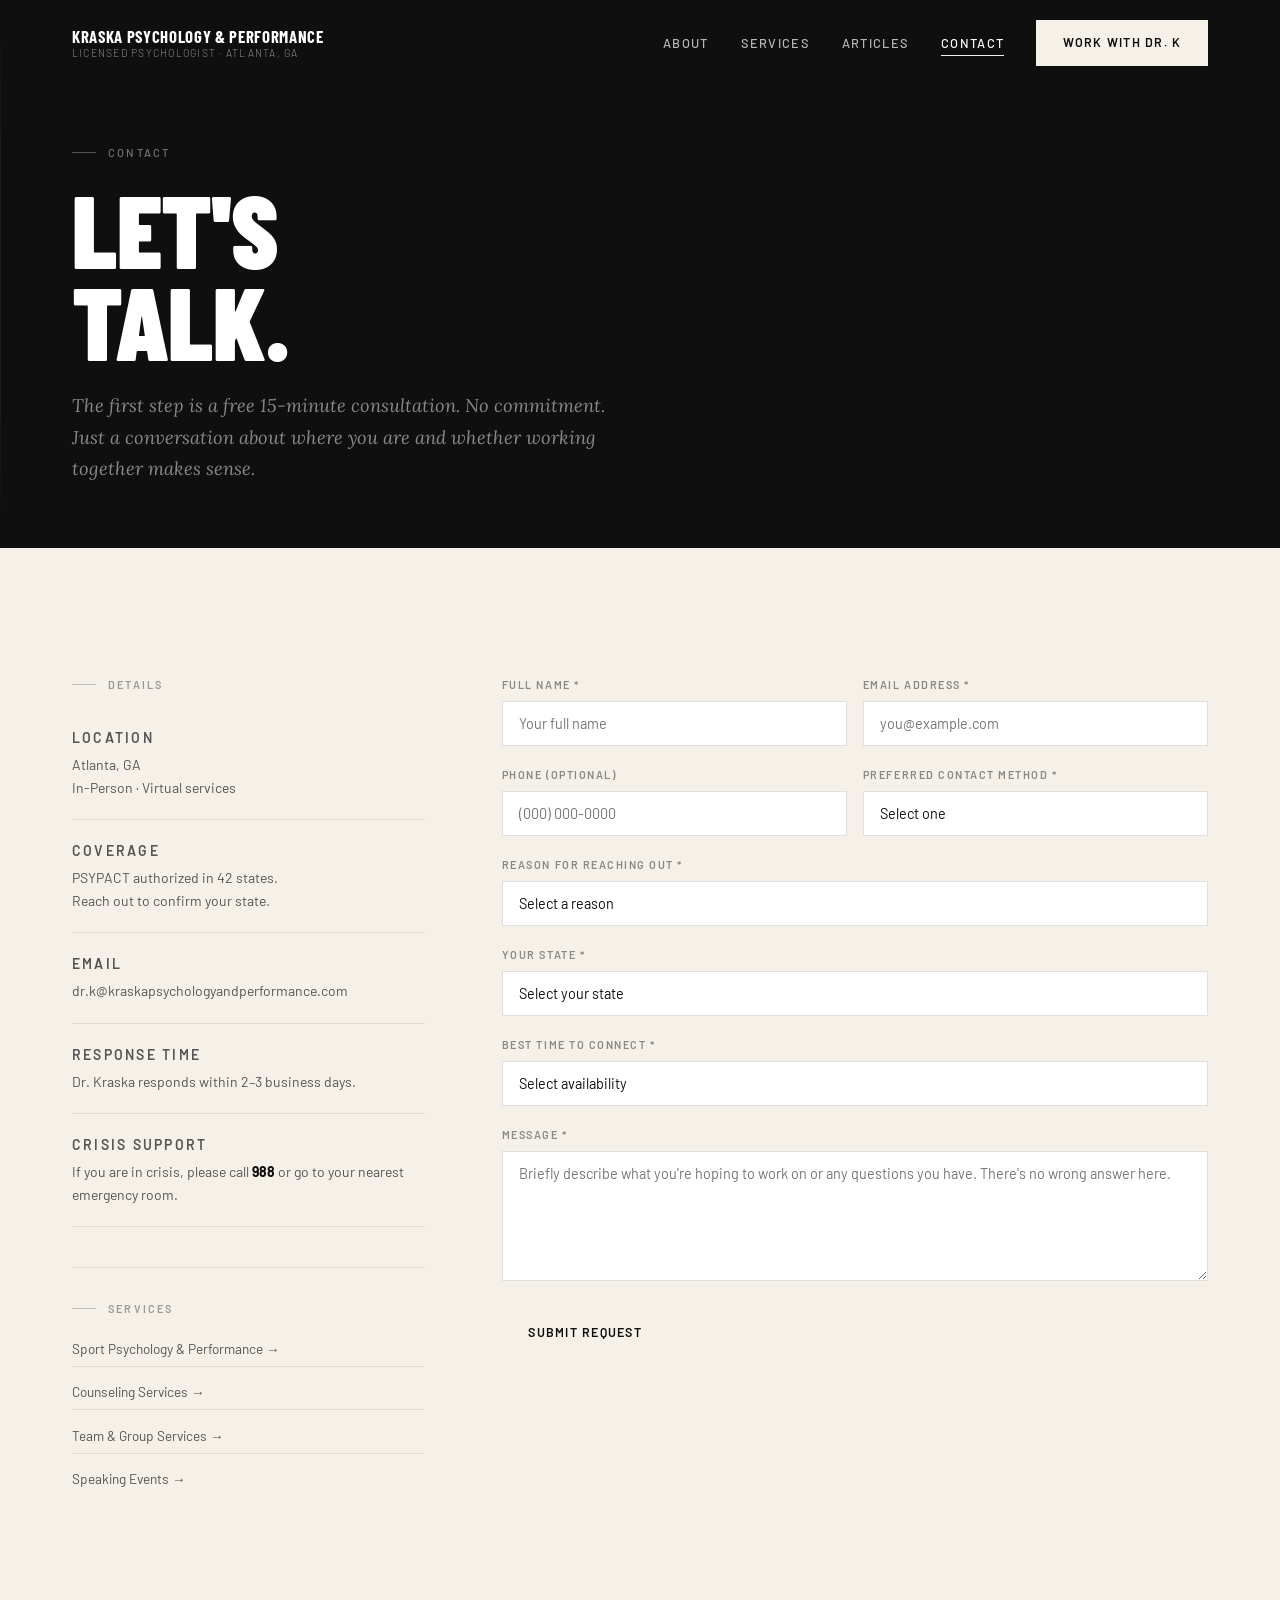
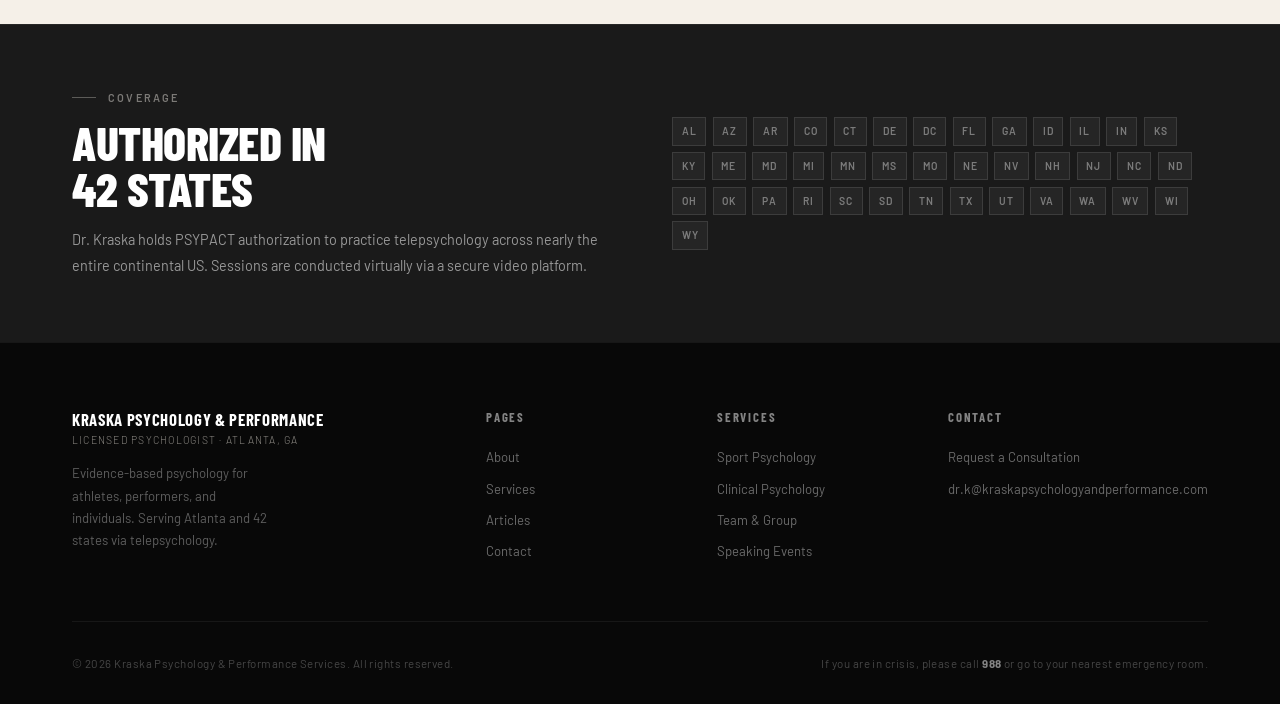
<file: contact.html>
<!DOCTYPE html>
<html lang="en">
<head>
  <meta charset="UTF-8" />
  <meta name="viewport" content="width=device-width, initial-scale=1.0" />
  <title>Contact | Kraska Psychology & Performance</title>
  <meta name="description" content="Schedule a free consultation with Dr. Jenny Kraska, licensed sport psychologist in Atlanta, GA serving athletes and high performers virtually in 42 states." />
  <meta name="robots" content="index, follow" />
  <meta property="og:title" content="Contact | Kraska Psychology & Performance" />
  <meta property="og:type" content="website" />
  <meta property="og:description" content="Schedule a free consultation with Dr. Jenny Kraska, licensed sport psychologist in Atlanta, GA serving athletes and high performers virtually in 42 states." />
  <meta property="og:url" content="https://www.kraskapsychologyandperformance.com/contact.html" />
  <meta property="og:image" content="https://www.kraskapsychologyandperformance.com/assets/img/dr_kraska_onfield.webp" />
  <meta name="twitter:card" content="summary_large_image" />
  <meta name="twitter:title" content="Contact Dr. Jenny Kraska | Sport Psychologist Atlanta, GA" />
  <meta name="twitter:description" content="Schedule a free consultation with Dr. Jenny Kraska, licensed sport psychologist in Atlanta, GA serving athletes and high performers virtually in 42 states." />
  <meta name="twitter:image" content="https://www.kraskapsychologyandperformance.com/assets/img/dr_kraska_onfield.webp" />
  <link rel="canonical" href="https://www.kraskapsychologyandperformance.com/contact.html" />
  <link rel="preconnect" href="https://fonts.googleapis.com" />
  <link rel="preconnect" href="https://fonts.gstatic.com" crossorigin />
  <link href="https://fonts.googleapis.com/css2?family=Barlow+Condensed:wght@600;700;800;900&family=Lora:ital,wght@0,400;0,500;1,400&family=Barlow:wght@300;400;500&display=swap" rel="stylesheet" />
  <link rel="stylesheet" href="assets/css/styles.css" />
</head>
<body>

<a class="skip-link" href="#main-content">Skip to main content</a>

<header class="site-header" id="site-header" role="banner">
  <div class="container">
    <div class="header-inner">
      <a href="index.html" class="wordmark" aria-label="Kraska Psychology & Performance — Home">
        Kraska Psychology & Performance
        <span>Licensed Psychologist · Atlanta, GA</span>
      </a>
      <nav class="main-nav" aria-label="Main navigation">
        <a href="about.html">About</a>
        <a href="services.html">Services</a>
        <a href="articles.html">Articles</a>
        <a href="contact.html">Contact</a>
      </nav>
      <a href="contact.html" class="btn btn-primary header-cta">Work with Dr. K</a>
      <button class="nav-toggle" id="nav-toggle" aria-label="Toggle menu" aria-expanded="false">
        <span></span><span></span><span></span>
      </button>
    </div>
  </div>
  <nav class="mobile-nav" id="mobile-nav" aria-label="Mobile navigation">
    <a href="about.html">About</a>
    <a href="services.html">Services</a>
    <a href="articles.html">Articles</a>
    <a href="contact.html">Contact</a>
    <a href="contact.html" class="btn btn-primary">Request a Consultation</a>
  </nav>
</header>

<main id="main-content">

  <!-- ── PAGE HERO ─────────────────────────────────────────────── -->
  <section class="page-hero noise" aria-labelledby="contact-heading">
    <div class="container" style="position:relative;z-index:2;">
      <p class="page-hero-label">Contact</p>
      <h1 id="contact-heading">Let's<br>Talk.</h1>
      <p class="page-hero-sub">The first step is a free 15-minute consultation. No commitment. Just a conversation about where you are and whether working together makes sense.</p>
    </div>
  </section>

  <!-- ── CONTACT FORM + INFO ────────────────────────────────────── -->
  <section class="section section-cream" aria-label="Contact form and information">
    <div class="container">
      <div class="contact-grid">

        <!-- Info sidebar -->
        <div class="contact-info-block fade-up">
          <p class="section-label">Details</p>

          <div class="contact-detail">
            <p class="contact-detail-label">Location</p>
            <p>Atlanta, GA<br>In-Person · Virtual services </p>
          </div>
          <div class="contact-detail">
            <p class="contact-detail-label">Coverage</p>
            <p>PSYPACT authorized in 42 states.<br>Reach out to confirm your state.</p>
          </div>
          <div class="contact-detail">
            <p class="contact-detail-label">Email</p>
            <!-- PLACEHOLDER: replace with professional practice email -->
            <p><a href="mailto:dr.k@kraskapsychologyandperformance.com">dr.k@kraskapsychologyandperformance.com</a></p>
          </div>
          <div class="contact-detail">
            <p class="contact-detail-label">Response Time</p>
            <p>Dr. Kraska responds within 2–3 business days.</p>
          </div>
          <div class="contact-detail">
            <p class="contact-detail-label">Crisis Support</p>
            <p>If you are in crisis, please call <strong style="color:#0F0F0F;">988</strong> or go to your nearest emergency room.</p>
          </div>

          <div style="margin-top:2.5rem; padding-top:2rem; border-top:1px solid rgba(0,0,0,0.08);">
            <p class="section-label">Services</p>
            <div style="display:flex; flex-direction:column; gap:0.5rem; margin-top:0.5rem;">
              <a href="services.html#sport-psychology" style="font-size:0.85rem; color:#555; padding:0.4rem 0; border-bottom:1px solid rgba(0,0,0,0.07); transition:color 0.2s;">Sport Psychology & Performance →</a>
              <a href="services.html#counseling" style="font-size:0.85rem; color:#555; padding:0.4rem 0; border-bottom:1px solid rgba(0,0,0,0.07); transition:color 0.2s;">Counseling Services →</a>
              <a href="services.html#team-consulting" style="font-size:0.85rem; color:#555; padding:0.4rem 0; border-bottom:1px solid rgba(0,0,0,0.07); transition:color 0.2s;">Team & Group Services →</a>
              <a href="services.html#speaking" style="font-size:0.85rem; color:#555; padding:0.4rem 0; transition:color 0.2s;">Speaking Events →</a>
            </div>
          </div>
        </div>

        <!-- Form -->
        <div class="fade-up fade-up-delay-1">
          <!--
            FORMSPREE SETUP:
            1. Create a free account at formspree.io
            2. Create a new form to get a form endpoint
            3. Replace action URL below with: https://formspree.io/f/YOUR_FORM_ID
          -->
          <form id="contact-form" action="https://api.web3forms.com/submit" method="POST" novalidate aria-label="Consultation request form">
            <input type="hidden" name="access_key" value="b575952c-e33f-459f-9ab2-68a8e1054208" />
            <div class="form-row">
              <div class="form-group">
                <label for="name">Full Name *</label>
                <input type="text" id="name" name="name" required autocomplete="name" placeholder="Your full name" />
                <span class="form-error">Please enter your name.</span>
              </div>
              <div class="form-group">
                <label for="email">Email Address *</label>
                <input type="email" id="email" name="email" required autocomplete="email" placeholder="you@example.com" />
                <span class="form-error">Please enter a valid email address.</span>
              </div>
            </div>

            <div class="form-row">
              <div class="form-group">
                <label for="phone">Phone (optional)</label>
                <input type="tel" id="phone" name="phone" autocomplete="tel" placeholder="(000) 000-0000" />
              </div>
              <div class="form-group">
                <label for="preferred-contact">Preferred Contact Method *</label>
                <select id="preferred-contact" name="preferred_contact" required>
                  <option value="" disabled selected>Select one</option>
                  <option value="email">Email</option>
                  <option value="phone">Phone</option>
                  <option value="either">Either is fine</option>
                </select>
                <span class="form-error">Please select a preferred contact method.</span>
              </div>
            </div>

            <div class="form-group">
              <label for="reason">Reason for Reaching Out *</label>
              <select id="reason" name="reason" required>
                <option value="" disabled selected>Select a reason</option>
                <option value="sport-psychology">Sport & Performance Psychology</option>
                <option value="individual-counseling">Clinical Psychology</option>
                <option value="team-consulting">Team / Group Consulting</option>
                <option value="speaking">Speaking Event</option>
                <option value="consultation">Free Initial Consultation</option>
                <option value="other">Other / Not Sure Yet</option>
              </select>
              <span class="form-error">Please select a reason for reaching out.</span>
            </div>

            <div class="form-group">
              <label for="state">Your State *</label>
              <select id="state" name="state" required>
                <option value="" disabled selected>Select your state</option>
                <option>Alabama</option>
                <option>Alaska</option>
                <option>Arizona</option>
                <option>Arkansas</option>
                <option>California</option>
                <option>Colorado</option>
                <option>Connecticut</option>
                <option>Delaware</option>
                <option>District of Columbia</option>
                <option>Florida</option>
                <option>Georgia</option>
                <option>Hawaii</option>
                <option>Idaho</option>
                <option>Illinois</option>
                <option>Indiana</option>
                <option>Iowa</option>
                <option>Kansas</option>
                <option>Kentucky</option>
                <option>Louisiana</option>
                <option>Maine</option>
                <option>Maryland</option>
                <option>Massachusetts</option>
                <option>Michigan</option>
                <option>Minnesota</option>
                <option>Mississippi</option>
                <option>Missouri</option>
                <option>Montana</option>
                <option>Nebraska</option>
                <option>Nevada</option>
                <option>New Hampshire</option>
                <option>New Jersey</option>
                <option>New Mexico</option>
                <option>New York</option>
                <option>North Carolina</option>
                <option>North Dakota</option>
                <option>Ohio</option>
                <option>Oklahoma</option>
                <option>Oregon</option>
                <option>Pennsylvania</option>
                <option>Rhode Island</option>
                <option>South Carolina</option>
                <option>South Dakota</option>
                <option>Tennessee</option>
                <option>Texas</option>
                <option>Utah</option>
                <option>Vermont</option>
                <option>Virginia</option>
                <option>Washington</option>
                <option>West Virginia</option>
                <option>Wisconsin</option>
                <option>Wyoming</option>
                <option value="other">Outside the US</option>
              </select>
              <span class="form-error">Please select your state.</span>
            </div>

            <div class="form-group">
              <label for="availability">Best Time to Connect *</label>
              <select id="availability" name="availability" required>
                <option value="" disabled selected>Select availability</option>
                <option value="morning">Mornings (before 12pm)</option>
                <option value="afternoon">Afternoons (12–5pm)</option>
                <option value="evening">Evenings (after 5pm)</option>
                <option value="flexible">Flexible</option>
              </select>
              <span class="form-error">Please indicate your availability.</span>
            </div>

            <div class="form-group">
              <label for="message">Message *</label>
              <textarea id="message" name="message" required rows="5" placeholder="Briefly describe what you're hoping to work on or any questions you have. There's no wrong answer here."></textarea>
              <span class="form-error">Please include a brief message.</span>
            </div>

            <div class="form-submit">
              <button type="submit" class="btn btn-primary">Submit Request</button>
            </div>

          </form>

          <div class="form-success" role="alert" aria-live="polite">
            <h3>Message Received.</h3>
            <p>Thank you for reaching out. Dr. Kraska will be in touch within 2–3 business days. If you have an urgent need, email directly at <a href="mailto:dr.k@kraskapsychologyandperformance.com" style="color:var(--black); text-decoration:underline;">dr.k@kraskapsychologyandperformance.com</a></p>
          </div>
        </div>

      </div>
    </div>
  </section>

  <!-- ── PSYPACT STRIP ──────────────────────────────────────────── -->
  <div class="psypact-strip" aria-labelledby="psypact-contact-heading">
    <div class="container">
      <div class="psypact-inner">
        <div class="fade-up">
          <p class="section-label section-label-light">Coverage</p>
          <h2 id="psypact-contact-heading" class="psypact-headline">Authorized in<br>42 States</h2>
          <p class="psypact-body">Dr. Kraska holds PSYPACT authorization to practice telepsychology across nearly the entire continental US. Sessions are conducted virtually via a secure video platform.</p>
        </div>
        <div class="state-grid fade-up fade-up-delay-1" aria-label="Authorized states">
          <span class="state-tag">AL</span><span class="state-tag">AZ</span><span class="state-tag">AR</span><span class="state-tag">CO</span><span class="state-tag">CT</span><span class="state-tag">DE</span><span class="state-tag">DC</span><span class="state-tag">FL</span><span class="state-tag">GA</span><span class="state-tag">ID</span><span class="state-tag">IL</span><span class="state-tag">IN</span><span class="state-tag">KS</span><span class="state-tag">KY</span><span class="state-tag">ME</span><span class="state-tag">MD</span><span class="state-tag">MI</span><span class="state-tag">MN</span><span class="state-tag">MS</span><span class="state-tag">MO</span><span class="state-tag">NE</span><span class="state-tag">NV</span><span class="state-tag">NH</span><span class="state-tag">NJ</span><span class="state-tag">NC</span><span class="state-tag">ND</span><span class="state-tag">OH</span><span class="state-tag">OK</span><span class="state-tag">PA</span><span class="state-tag">RI</span><span class="state-tag">SC</span><span class="state-tag">SD</span><span class="state-tag">TN</span><span class="state-tag">TX</span><span class="state-tag">UT</span><span class="state-tag">VA</span><span class="state-tag">WA</span><span class="state-tag">WV</span><span class="state-tag">WI</span><span class="state-tag">WY</span>
        </div>
      </div>
    </div>
  </div>

</main>

<footer class="site-footer" role="contentinfo">
  <div class="container">
    <div class="footer-grid">
      <div class="footer-brand">
        <a href="index.html" class="wordmark">
          Kraska Psychology & Performance
          <span>Licensed Psychologist · Atlanta, GA</span>
        </a>
        <p>Evidence-based psychology for athletes, performers, and individuals. Serving Atlanta and 42 states via telepsychology.</p>
      </div>
      <div class="footer-col">
        <h4>Pages</h4>
        <a href="about.html">About</a>
        <a href="services.html">Services</a>
        <a href="articles.html">Articles</a>
        <a href="contact.html">Contact</a>
      </div>
      <div class="footer-col">
        <h4>Services</h4>
        <a href="services.html#sport-psychology">Sport Psychology</a>
        <a href="services.html#counseling">Clinical Psychology</a>
        <a href="services.html#team-consulting">Team & Group</a>
        <a href="services.html#speaking">Speaking Events</a>
      </div>
      <div class="footer-col">
        <h4>Contact</h4>
        <a href="contact.html">Request a Consultation</a>
        <a href="mailto:dr.k@kraskapsychologyandperformance.com">dr.k@kraskapsychologyandperformance.com</a>
      </div>
    </div>
    <div class="footer-bottom">
      <span>© <span id="footer-year"></span> Kraska Psychology & Performance Services. All rights reserved.</span>
      <span>If you are in crisis, please call <strong>988</strong> or go to your nearest emergency room.</span>
    </div>
  </div>
</footer>

<script src="assets/js/main.js"></script>
</body>
</html>
</file>
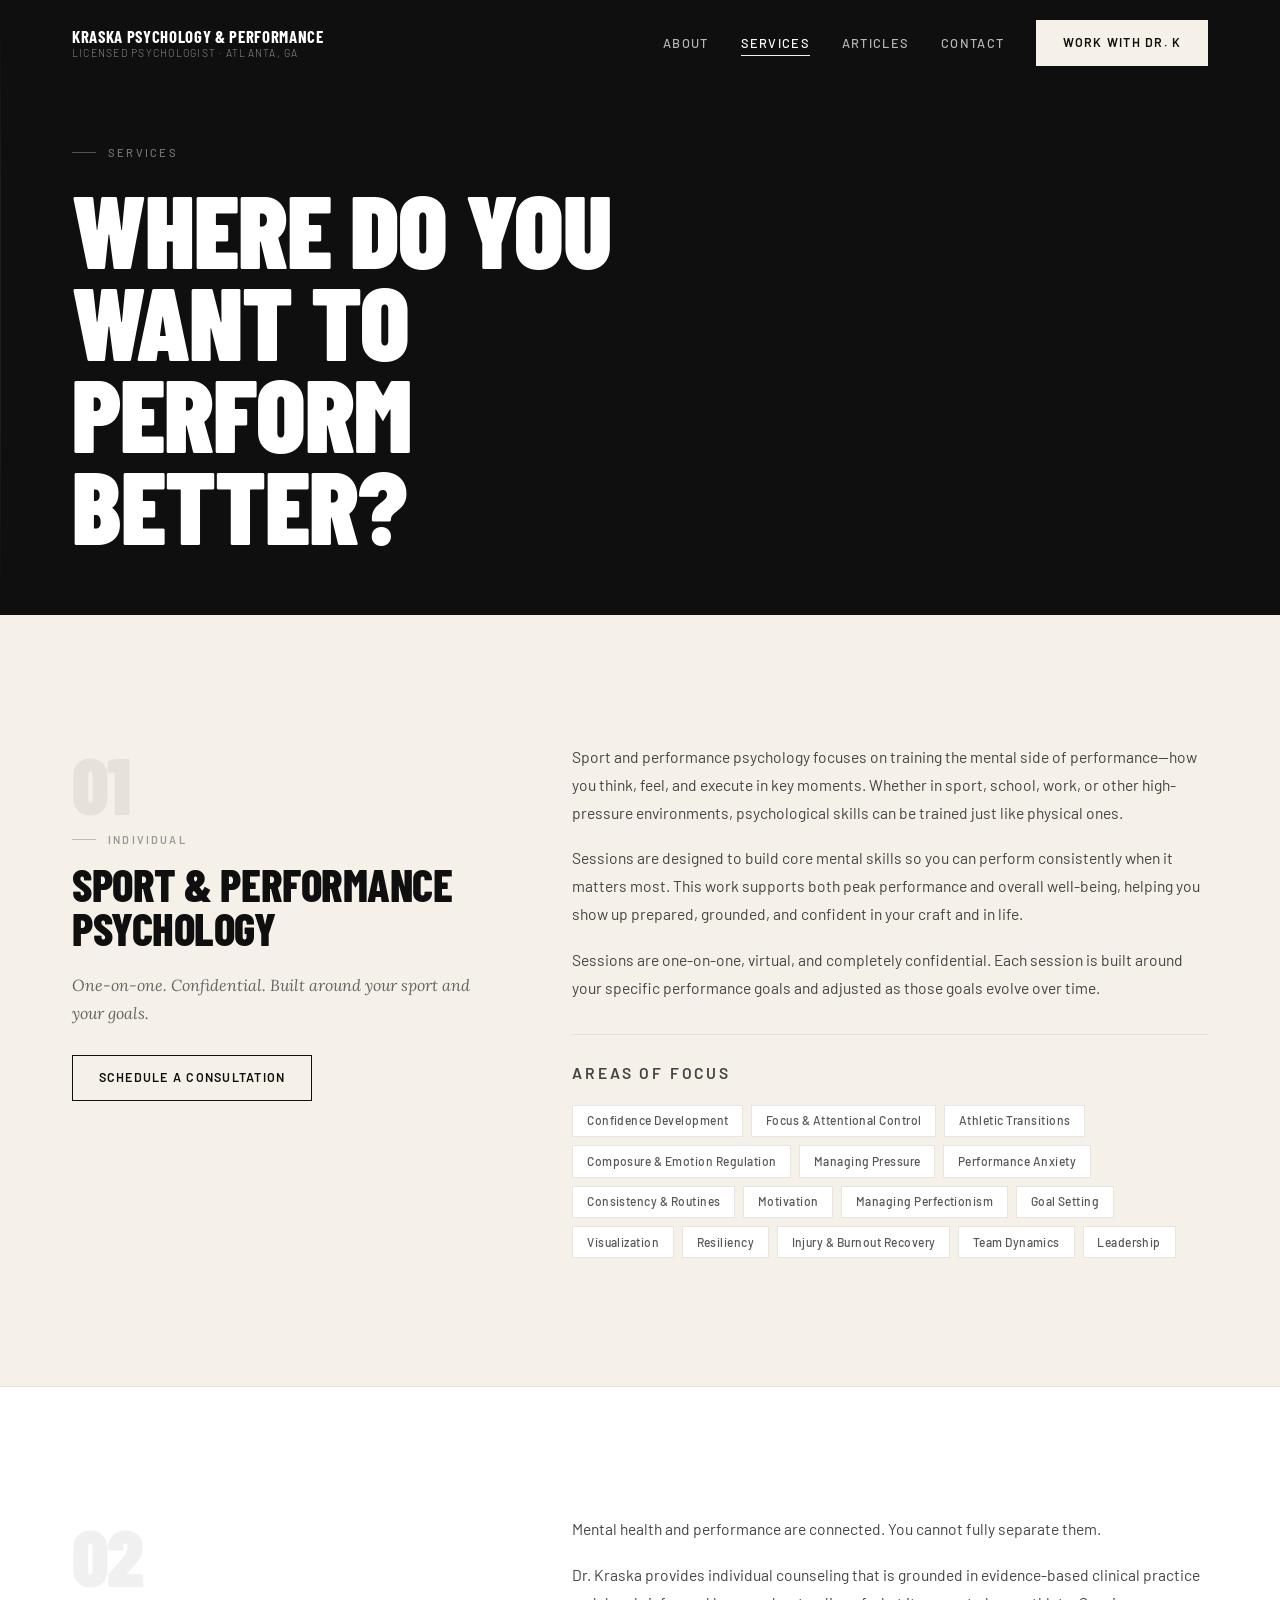
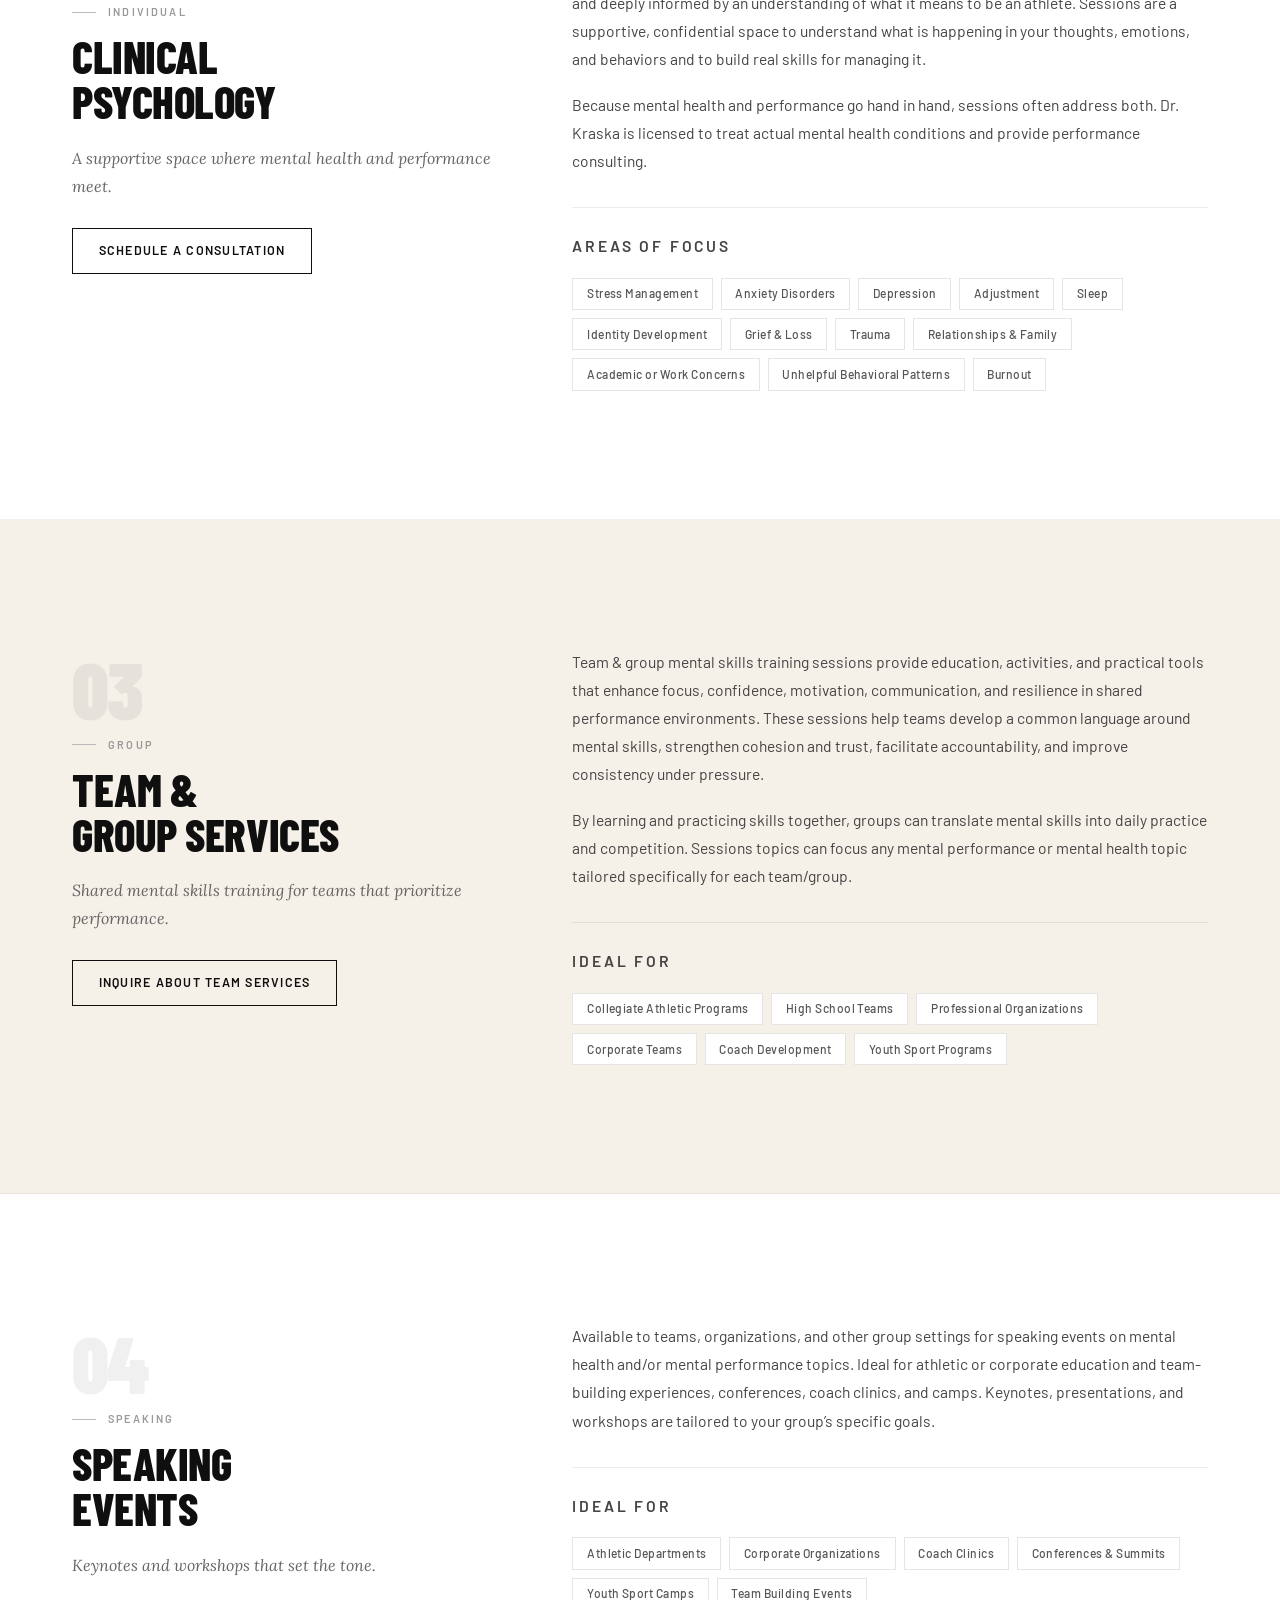
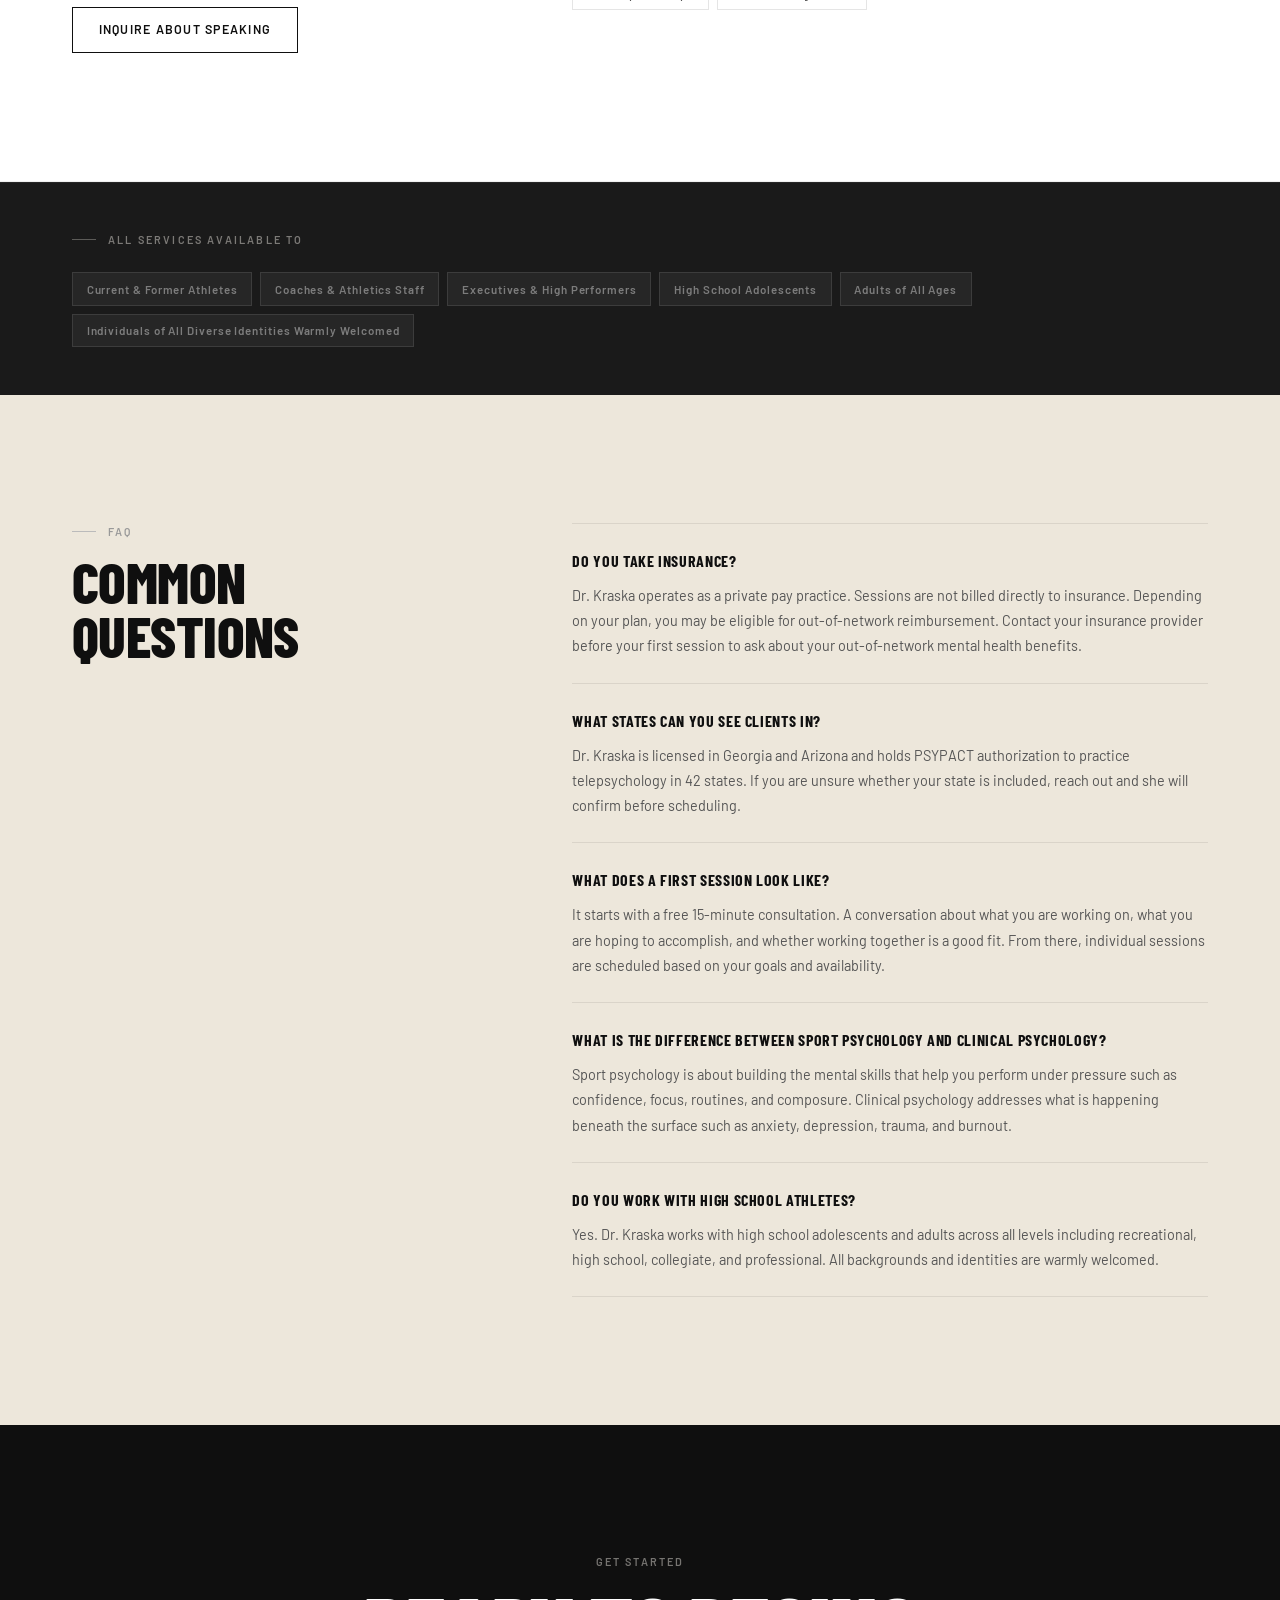
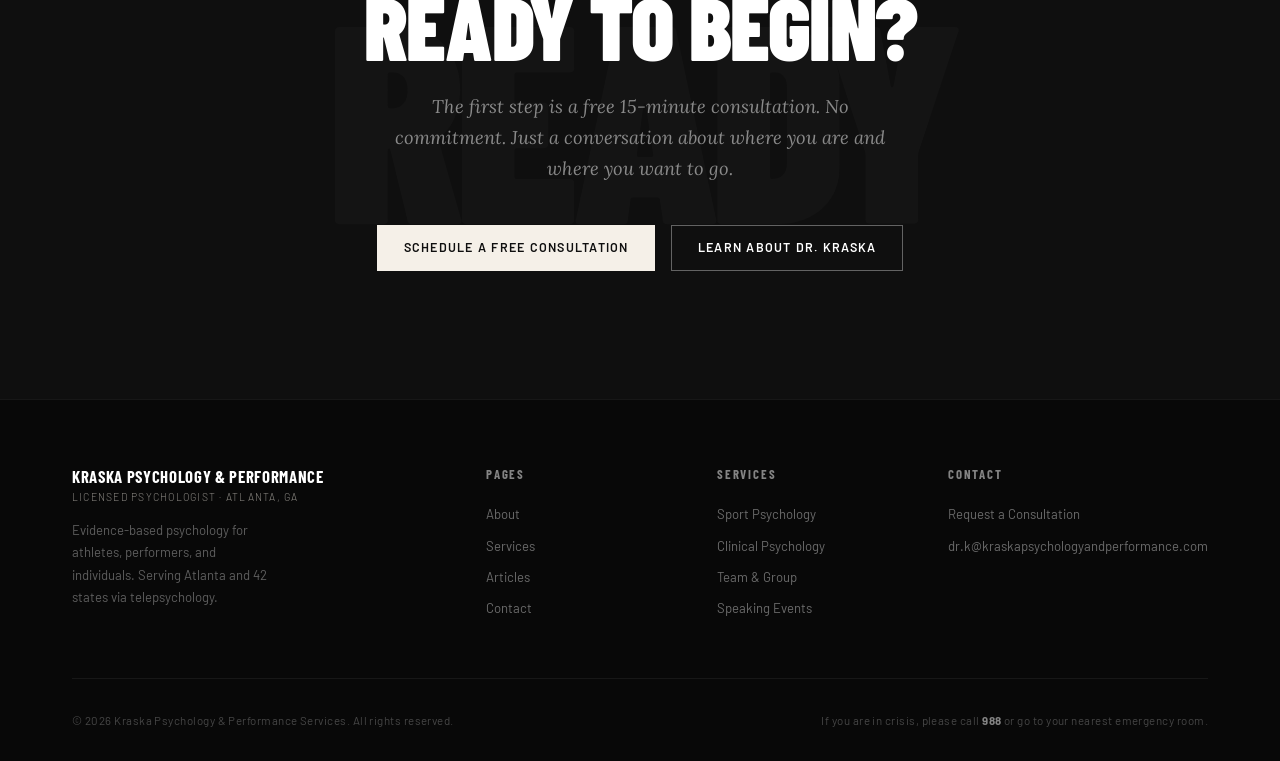
<file: services.html>
<!DOCTYPE html>
<html lang="en">
<head>
  <meta charset="UTF-8" />
  <meta name="viewport" content="width=device-width, initial-scale=1.0" />
  <title>Services | Kraska Psychology & Performance</title>
  <meta name="description" content="Dr. Jenny Kraska offers individual sport psychology, clinical counseling, and team mental performance services virtually across 42 states. Built for athletes, coaches, and high performers in Atlanta, GA." />
  <meta name="robots" content="index, follow" />
  <meta property="og:title" content="Services | Kraska Psychology & Performance" />
  <meta property="og:type" content="website" />
  <meta property="og:description" content="Dr. Jenny Kraska offers individual sport psychology, clinical counseling, and team mental performance services virtually across 42 states. Built for athletes, coaches, and high performers in Atlanta, GA." />
  <meta property="og:url" content="https://www.kraskapsychologyandperformance.com/services.html" />
  <meta property="og:image" content="https://www.kraskapsychologyandperformance.com/assets/img/dr_kraska_onfield.webp" />
  <meta name="twitter:card" content="summary_large_image" />
  <meta name="twitter:title" content="Services | Kraska Psychology & Performance" />
  <meta name="twitter:description" content="Sport psychology, clinical counseling, and team mental performance services for athletes and high performers. Atlanta, GA — virtual in 42 states." />
  <meta name="twitter:image" content="https://www.kraskapsychologyandperformance.com/assets/img/dr_kraska_onfield.webp" />
  <link rel="canonical" href="https://www.kraskapsychologyandperformance.com/services.html" />
  <link rel="preconnect" href="https://fonts.googleapis.com" />
  <link rel="preconnect" href="https://fonts.gstatic.com" crossorigin />
  <link href="https://fonts.googleapis.com/css2?family=Barlow+Condensed:wght@600;700;800;900&family=Lora:ital,wght@0,400;0,500;1,400&family=Barlow:wght@300;400;500&display=swap" rel="stylesheet" />
  <link rel="stylesheet" href="assets/css/styles.css" />
  <script type="application/ld+json">
  {
    "@context": "https://schema.org",
    "@type": "FAQPage",
    "mainEntity": [
      {
        "@type": "Question",
        "name": "Do you take insurance?",
        "acceptedAnswer": {
          "@type": "Answer",
          "text": "Dr. Kraska operates as a private pay practice. Sessions are not billed directly to insurance. Depending on your plan, you may be eligible for out-of-network reimbursement. Contact your insurance provider before your first session to ask about your out-of-network mental health benefits."
        }
      },
      {
        "@type": "Question",
        "name": "What states can you see clients in?",
        "acceptedAnswer": {
          "@type": "Answer",
          "text": "Dr. Kraska is licensed in Georgia and Arizona and holds PSYPACT authorization to practice telepsychology in 42 states. If you are unsure whether your state is included, reach out and she will confirm before scheduling."
        }
      },
      {
        "@type": "Question",
        "name": "What does a first session look like?",
        "acceptedAnswer": {
          "@type": "Answer",
          "text": "It starts with a free 15-minute consultation. A conversation about what you are working on, what you are hoping to accomplish, and whether working together is a good fit. From there, individual sessions are scheduled based on your goals and availability."
        }
      },
      {
        "@type": "Question",
        "name": "What is the difference between sport psychology and clinical psychology?",
        "acceptedAnswer": {
          "@type": "Answer",
          "text": "Sport psychology is about building the mental skills that help you perform under pressure such as confidence, focus, routines, and composure. Clinical psychology addresses what is happening beneath the surface such as anxiety, depression, trauma, and burnout."
        }
      },
      {
        "@type": "Question",
        "name": "Do you work with high school athletes?",
        "acceptedAnswer": {
          "@type": "Answer",
          "text": "Yes. Dr. Kraska works with high school adolescents and adults across all levels including recreational, high school, collegiate, and professional. All backgrounds and identities are warmly welcomed."
        }
      }
    ]
  }
  </script>
</head>
<body>

<a class="skip-link" href="#main-content">Skip to main content</a>

<header class="site-header" id="site-header" role="banner">
  <div class="container">
    <div class="header-inner">
      <a href="index.html" class="wordmark" aria-label="Kraska Psychology & Performance — Home">
        Kraska Psychology & Performance
        <span>Licensed Psychologist · Atlanta, GA</span>
      </a>
      <nav class="main-nav" aria-label="Main navigation">
        <a href="about.html">About</a>
        <a href="services.html">Services</a>
        <a href="articles.html">Articles</a>
        <a href="contact.html">Contact</a>
      </nav>
      <a href="contact.html" class="btn btn-primary header-cta">Work with Dr. K</a>
      <button class="nav-toggle" id="nav-toggle" aria-label="Toggle menu" aria-expanded="false">
        <span></span><span></span><span></span>
      </button>
    </div>
  </div>
  <nav class="mobile-nav" id="mobile-nav" aria-label="Mobile navigation">
    <a href="about.html">About</a>
    <a href="services.html">Services</a>
    <a href="articles.html">Articles</a>
    <a href="contact.html">Contact</a>
    <a href="contact.html" class="btn btn-primary">Request a Consultation</a>
  </nav>
</header>

<main id="main-content">

  <!-- ── PAGE HERO ─────────────────────────────────────────────── -->
  <section class="page-hero noise" aria-labelledby="services-heading">
    <div class="container" style="position:relative;z-index:2;">
      <p class="page-hero-label">Services</p>
      <h1 id="services-heading">Where Do You<br>Want to Perform<br>Better?</h1>
    </div>
  </section>

  <!-- ── SERVICE 01 — SPORT PSYCHOLOGY ─────────────────────────── -->
  <section class="service-detail section-cream" id="sport-psychology" aria-labelledby="sport-psych-heading">
    <div class="container">
      <div class="service-detail-inner">
        <div class="service-detail-left">
          <div class="service-detail-num fade-up">01</div>
          <p class="section-label">Individual</p>
          <h2 id="sport-psych-heading" class="section-headline fade-up">Sport & Performance<br>Psychology</h2>
          <p class="fade-up" style="margin-top:1.25rem; font-family:'Lora',serif; font-style:italic; color:#666; line-height:1.75;">One-on-one. Confidential. Built around your sport and your goals.</p>
          <a href="contact.html" class="btn btn-outline fade-up" style="margin-top:1.75rem;">Schedule a Consultation</a>
        </div>
        <div class="service-detail-right fade-up">
          <p>Sport and performance psychology focuses on training the mental side of performance—how you think, feel, and execute in key moments. Whether in sport, school, work, or other high-pressure environments, psychological skills can be trained just like physical ones.  
          <p>Sessions are designed to build core mental skills so you can perform consistently when it matters most. This work supports both peak performance and overall well-being, helping you show up prepared, grounded, and confident in your craft and in life.</p>       
          <p>Sessions are one-on-one, virtual, and completely confidential. Each session is built around your specific performance goals and adjusted as those goals evolve over time.</p>

          <div class="focus-areas">
            <p class="focus-areas-label">Areas of Focus</p>
            <div class="focus-tags">
              <span class="focus-tag">Confidence Development</span>
              <span class="focus-tag">Focus & Attentional Control</span>
              <span class="focus-tag">Athletic Transitions</span>
              <span class="focus-tag">Composure & Emotion Regulation</span>
              <span class="focus-tag">Managing Pressure</span>
              <span class="focus-tag">Performance Anxiety</span>
              <span class="focus-tag">Consistency & Routines</span>
              <span class="focus-tag">Motivation</span>
              <span class="focus-tag">Managing Perfectionism</span>
              <span class="focus-tag">Goal Setting</span>
              <span class="focus-tag">Visualization</span>
              <span class="focus-tag">Resiliency</span>
              <span class="focus-tag">Injury & Burnout Recovery</span>
              <span class="focus-tag">Team Dynamics</span>
              <span class="focus-tag">Leadership</span>
            </div>
          </div>
        </div>
      </div>
    </div>
  </section>

  <!-- ── SERVICE 02 — COUNSELING ────────────────────────────────── -->
  <section class="service-detail section-white" id="counseling" aria-labelledby="counseling-heading">
    <div class="container">
      <div class="service-detail-inner">
        <div class="service-detail-left">
          <div class="service-detail-num fade-up">02</div>
          <p class="section-label">Individual</p>
          <h2 id="counseling-heading" class="section-headline fade-up">Clinical<br>Psychology</h2>
          <p class="fade-up" style="margin-top:1.25rem; font-family:'Lora',serif; font-style:italic; color:#666; line-height:1.75;">A supportive space where mental health and performance meet.</p>
          <a href="contact.html" class="btn btn-outline fade-up" style="margin-top:1.75rem;">Schedule a Consultation</a>
        </div>
        <div class="service-detail-right fade-up">

          <p> Mental health and performance are connected. You cannot fully separate them.</p>
          <p>Dr. Kraska provides individual counseling that is grounded in evidence-based clinical practice and deeply informed by an understanding of what it means to be an athlete. Sessions are a supportive, confidential space to understand what is happening in your thoughts, emotions, and behaviors and to build real skills for managing it.</p>
          <p>Because mental health and performance go hand in hand, sessions often address both. Dr. Kraska is licensed to treat actual mental health conditions and provide performance consulting.</p>

          <div class="focus-areas">
            <p class="focus-areas-label">Areas of Focus</p>
            <div class="focus-tags">
              <span class="focus-tag">Stress Management</span>
              <span class="focus-tag">Anxiety Disorders</span>
              <span class="focus-tag">Depression</span>
              <span class="focus-tag">Adjustment</span>
              <span class="focus-tag">Sleep</span>
              <span class="focus-tag">Identity Development</span>
              <span class="focus-tag">Grief & Loss</span>
              <span class="focus-tag">Trauma</span>
              <span class="focus-tag">Relationships & Family</span>
              <span class="focus-tag">Academic or Work Concerns</span>
              <span class="focus-tag">Unhelpful Behavioral Patterns</span>
              <span class="focus-tag">Burnout</span>
            </div>
          </div>
        </div>
      </div>
    </div>
  </section>

  <!-- ── SERVICE 03 — TEAM & GROUP ──────────────────────────────── -->
  <section class="service-detail section-cream" id="team-consulting" aria-labelledby="team-heading">
    <div class="container">
      <div class="service-detail-inner">
        <div class="service-detail-left">
          <div class="service-detail-num fade-up">03</div>
          <p class="section-label">Group</p>
          <h2 id="team-heading" class="section-headline fade-up">Team &<br>Group Services</h2>
          <p class="fade-up" style="margin-top:1.25rem; font-family:'Lora',serif; font-style:italic; color:#666; line-height:1.75;">Shared mental skills training for teams that prioritize performance.</p>
          <a href="contact.html" class="btn btn-outline fade-up" style="margin-top:1.75rem;">Inquire About Team Services</a>
        </div>
        <div class="service-detail-right fade-up">
          <p>Team & group mental skills training sessions provide education, activities, and practical tools that enhance focus, confidence, motivation, communication, and resilience in shared performance environments. These sessions help teams develop a common language around mental skills, strengthen cohesion and trust, facilitate accountability, and improve consistency under pressure. 
          <p>By learning and practicing skills together, groups can translate mental skills into daily practice and competition. Sessions topics can focus any mental performance or mental health topic tailored specifically for each team/group.</p>
          <div class="focus-areas">
            <p class="focus-areas-label">Ideal For</p>
            <div class="focus-tags">
              <span class="focus-tag">Collegiate Athletic Programs</span>
              <span class="focus-tag">High School Teams</span>
              <span class="focus-tag">Professional Organizations</span>
              <span class="focus-tag">Corporate Teams</span>
              <span class="focus-tag">Coach Development</span>
              <span class="focus-tag">Youth Sport Programs</span>
            </div>
          </div>
        </div>
      </div>
    </div>
  </section>

  <!-- ── SERVICE 04 — SPEAKING ──────────────────────────────────── -->
  <section class="service-detail section-white" id="speaking" aria-labelledby="speaking-heading">
    <div class="container">
      <div class="service-detail-inner">
        <div class="service-detail-left">
          <div class="service-detail-num fade-up">04</div>
          <p class="section-label">Speaking</p>
          <h2 id="speaking-heading" class="section-headline fade-up">Speaking<br>Events</h2>
          <p class="fade-up" style="margin-top:1.25rem; font-family:'Lora',serif; font-style:italic; color:#666; line-height:1.75;">Keynotes and workshops that set the tone.</p>
          <a href="contact.html" class="btn btn-outline fade-up" style="margin-top:1.75rem;">Inquire About Speaking</a>
        </div>
        <div class="service-detail-right fade-up">
          <p>Available to teams, organizations, and other group settings for speaking events on mental health and/or mental performance topics. Ideal for athletic or corporate education and team-building experiences, conferences, coach clinics, and camps. Keynotes, presentations, and workshops are tailored to your group’s specific goals.</p>

          <div class="focus-areas">
            <p class="focus-areas-label">Ideal For</p>
            <div class="focus-tags">
              <span class="focus-tag">Athletic Departments</span>
              <span class="focus-tag">Corporate Organizations</span>
              <span class="focus-tag">Coach Clinics</span>
              <span class="focus-tag">Conferences & Summits</span>
              <span class="focus-tag">Youth Sport Camps</span>
              <span class="focus-tag">Team Building Events</span>
            </div>
          </div>
        </div>
      </div>
    </div>
  </section>

  <!-- ── WHO IS SERVED ──────────────────────────────────────────── -->
  <div class="section-black-mid" style="padding:3rem 0; border-top:1px solid rgba(255,255,255,0.06);">
    <div class="container">
      <p class="section-label section-label-light" style="margin-bottom:1.5rem;">All services available to</p>
      <div style="display:flex; flex-wrap:wrap; gap:0.5rem;">
        <span class="state-tag" style="padding:0.4rem 0.85rem; font-size:0.72rem;">Current & Former Athletes</span>
        <span class="state-tag" style="padding:0.4rem 0.85rem; font-size:0.72rem;">Coaches & Athletics Staff</span>
        <span class="state-tag" style="padding:0.4rem 0.85rem; font-size:0.72rem;">Executives & High Performers</span>
        <span class="state-tag" style="padding:0.4rem 0.85rem; font-size:0.72rem;">High School Adolescents</span>
        <span class="state-tag" style="padding:0.4rem 0.85rem; font-size:0.72rem;">Adults of All Ages</span>
        <span class="state-tag" style="padding:0.4rem 0.85rem; font-size:0.72rem;">Individuals of All Diverse Identities Warmly Welcomed</span>
      </div>
    </div>
  </div>

  <!-- ── FAQ ────────────────────────────────────────────────────── -->
  <section class="section section-cream-dark" aria-labelledby="faq-heading">
    <div class="container">
      <div style="display:grid; grid-template-columns:0.8fr 1.2fr; gap:clamp(3rem,6vw,6rem); align-items:start;">
        <div style="position:sticky; top:7rem;">
          <p class="section-label">FAQ</p>
          <h2 id="faq-heading" class="section-headline fade-up">Common<br>Questions</h2>
        </div>
        <div class="faq-list">
          <div class="faq-item fade-up">
            <p class="faq-q">Do you take insurance?</p>
            <p class="faq-a">Dr. Kraska operates as a private pay practice. Sessions are not billed directly to insurance. Depending on your plan, you may be eligible for out-of-network reimbursement. Contact your insurance provider before your first session to ask about your out-of-network mental health benefits.</p>
          </div>
          <div class="faq-item fade-up fade-up-delay-1">
            <p class="faq-q">What states can you see clients in?</p>
            <p class="faq-a">Dr. Kraska is licensed in Georgia and Arizona and holds PSYPACT authorization to practice telepsychology in 42 states. If you are unsure whether your state is included, reach out and she will confirm before scheduling.</p>
          </div>
          <div class="faq-item fade-up fade-up-delay-2">
            <p class="faq-q">What does a first session look like?</p>
            <p class="faq-a">It starts with a free 15-minute consultation. A conversation about what you are working on, what you are hoping to accomplish, and whether working together is a good fit. From there, individual sessions are scheduled based on your goals and availability.</p>
          </div>
          <div class="faq-item fade-up fade-up-delay-3">
            <p class="faq-q">What is the difference between sport psychology and clinical psychology?</p>
            <p class="faq-a">Sport psychology is about building the mental skills that help you perform under pressure such as confidence, focus, routines, and composure. Clinical psychology addresses what is happening beneath the surface such as anxiety, depression, trauma, and burnout.</p>
          </div>
          <div class="faq-item fade-up fade-up-delay-4">
            <p class="faq-q">Do you work with high school athletes?</p>
            <p class="faq-a">Yes. Dr. Kraska works with high school adolescents and adults across all levels including recreational, high school, collegiate, and professional. All backgrounds and identities are warmly welcomed.</p>
          </div>
        </div>
      </div>
    </div>
  </section>

  <!-- ── CTA ────────────────────────────────────────────────────── -->
  <section class="cta-section" aria-labelledby="services-cta-heading">
    <div class="container">
      <p class="section-label section-label-light" style="justify-content:center;">Get Started</p>
      <h2 id="services-cta-heading" class="cta-headline">Ready to Begin?</h2>
      <p class="cta-sub">The first step is a free 15-minute consultation. No commitment. Just a conversation about where you are and where you want to go.</p>
      <div class="cta-actions">
        <a href="contact.html" class="btn btn-primary">Schedule a Free Consultation</a>
        <a href="about.html" class="btn btn-ghost">Learn About Dr. Kraska</a>
      </div>
    </div>
  </section>

</main>

<footer class="site-footer" role="contentinfo">
  <div class="container">
    <div class="footer-grid">
      <div class="footer-brand">
        <a href="index.html" class="wordmark">
          Kraska Psychology & Performance
          <span>Licensed Psychologist · Atlanta, GA</span>
        </a>
        <p>Evidence-based psychology for athletes, performers, and individuals. Serving Atlanta and 42 states via telepsychology.</p>
      </div>
      <div class="footer-col">
        <h4>Pages</h4>
        <a href="about.html">About</a>
        <a href="services.html">Services</a>
        <a href="articles.html">Articles</a>
        <a href="contact.html">Contact</a>
      </div>
      <div class="footer-col">
        <h4>Services</h4>
        <a href="services.html#sport-psychology">Sport Psychology</a>
        <a href="services.html#counseling">Clinical Psychology</a>
        <a href="services.html#team-consulting">Team & Group</a>
        <a href="services.html#speaking">Speaking Events</a>
      </div>
      <div class="footer-col">
        <h4>Contact</h4>
        <a href="contact.html">Request a Consultation</a>
        <a href="mailto:dr.k@kraskapsychologyandperformance.com">dr.k@kraskapsychologyandperformance.com</a>
      </div>
    </div>
    <div class="footer-bottom">
      <span>© <span id="footer-year"></span> Kraska Psychology & Performance Services. All rights reserved.</span>
      <span>If you are in crisis, please call <strong>988</strong> or go to your nearest emergency room.</span>
    </div>
  </div>
</footer>

<script src="assets/js/main.js"></script>
</body>
</html>
</file>
<file: assets/css/styles.css>
/* ============================================
   Kraska Psychology & Performance
   Unified Stylesheet — v2
   All pages share this single file.
   ============================================ */

/* ─── VARIABLES ──────────────────────────────────────────────── */
:root {
  --black: #0f0f0f;
  --black-mid: #1a1a1a;
  --black-lite: #242424;
  --cream: #f5f0e8;
  --cream-dark: #ede7db;
  --charcoal: #2a2a2a;
  --muted: #6b7280;
  --white: #ffffff;

  --font-display: "Barlow Condensed", sans-serif;
  --font-body: "Barlow", sans-serif;
  --font-serif: "Lora", serif;

  --max-w: 1200px;
  --section-pad: clamp(5rem, 10vw, 9rem);
  --gutter: clamp(1.25rem, 5vw, 2rem);
  --transition: 0.25s ease;
}

/* ─── RESET ──────────────────────────────────────────────────── */
*,
*::before,
*::after {
  box-sizing: border-box;
  margin: 0;
  padding: 0;
}
html {
  scroll-behavior: smooth;
  -webkit-text-size-adjust: 100%;
}
body {
  font-family: var(--font-body);
  font-weight: 400;
  color: var(--charcoal);
  background: var(--cream);
  -webkit-font-smoothing: antialiased;
  overflow-x: hidden;
  line-height: 1.6;
}
img {
  display: block;
  max-width: 100%;
  height: auto;
}
a {
  text-decoration: none;
  color: inherit;
}
button {
  cursor: pointer;
  font-family: inherit;
}
ul,
ol {
  list-style: none;
}

@media (prefers-color-scheme: dark) {
  :root {
    --cream: #f0eae0;
    --cream-dark: #e8e0d0;
  }
  .section-white {
    background: #1a1a1a;
  }
  .section-cream {
    background: #2a2520;
  }
  .section-cream-dark {
    background: #252018;
  }
  .about-body p,
  .service-detail-right p,
  .faq-a,
  .prose p {
    color: #ccc;
  }
  .section-headline,
  .pillar h4,
  .faq-q,
  .article-card h3 {
    color: #f0ead8;
  }
  .form-group input,
  .form-group select,
  .form-group textarea {
    background: #2a2a2a;
    color: var(--white);
    border-color: rgba(255, 255, 255, 0.15);
  }
  .testimonial-card,
  .article-card,
  .sidebar-block {
    background: #2a2a2a;
    border-color: rgba(255, 255, 255, 0.1);
  }
  .credentials-block li,
  .about-body p {
    color: #bbb;
  }
}

@media (prefers-color-scheme: dark) {
  .nav-toggle span {
    background: var(--white);
  }
}

@media (max-width: 900px) {
  .site-header {
    background: var(--black);
  }
}

@media (max-width: 540px) {
  .btn-primary {
    background: var(--black);
    color: var(--white);
    border-color: var(--black);
  }
  .btn-primary:hover {
    background: var(--black-mid);
    border-color: var(--black-mid);
  }
}

/* ─── CONTAINER ──────────────────────────────────────────────── */
.container {
  max-width: var(--max-w);
  margin: 0 auto;
  padding: 0 var(--gutter);
}

/* ─── NOISE OVERLAY ──────────────────────────────────────────── */
.noise {
  position: relative;
}
.noise::after {
  content: "";
  position: absolute;
  inset: 0;
  background-image: url("data:image/svg+xml,%3Csvg viewBox='0 0 256 256' xmlns='http://www.w3.org/2000/svg'%3E%3Cfilter id='noise'%3E%3CfeTurbulence type='fractalNoise' baseFrequency='0.9' numOctaves='4' stitchTiles='stitch'/%3E%3C/filter%3E%3Crect width='100%25' height='100%25' filter='url(%23noise)' opacity='0.04'/%3E%3C/svg%3E");
  pointer-events: none;
  z-index: 1;
}

/* ─── SKIP LINK ──────────────────────────────────────────────── */
.skip-link {
  position: absolute;
  top: -999px;
  left: 1rem;
  background: var(--cream);
  color: var(--black);
  padding: 0.5rem 1rem;
  font-weight: 700;
  z-index: 9999;
}
.skip-link:focus {
  top: 1rem;
}

/* ─── HEADER ─────────────────────────────────────────────────── */
.site-header {
  position: fixed;
  top: 0;
  left: 0;
  right: 0;
  z-index: 100;
  padding: 1.25rem 0;
  transition:
    background 0.4s ease,
    padding 0.4s ease,
    backdrop-filter 0.4s ease;
}
.site-header.scrolled {
  background: rgba(15, 15, 15, 0.96);
  backdrop-filter: blur(12px);
  padding: 0.85rem 0;
  border-bottom: 1px solid rgba(245, 240, 232, 0.1);
}
.header-inner {
  display: flex;
  align-items: center;
  gap: 2rem;
}
.wordmark {
  font-family: var(--font-display);
  font-weight: 700;
  font-size: 1.05rem;
  letter-spacing: 0.04em;
  text-transform: uppercase;
  color: var(--white);
  line-height: 1.1;
  flex-shrink: 0;
}
.wordmark span {
  display: block;
  font-family: var(--font-body);
  font-weight: 300;
  font-size: 0.65rem;
  letter-spacing: 0.12em;
  text-transform: uppercase;
  color: rgba(245, 240, 232, 0.55);
  margin-top: 0.15rem;
}
.main-nav {
  display: flex;
  align-items: center;
  gap: 2rem;
  margin-left: auto;
}
.main-nav a {
  font-family: var(--font-body);
  font-size: 0.8rem;
  font-weight: 500;
  letter-spacing: 0.1em;
  text-transform: uppercase;
  color: rgba(255, 255, 255, 0.7);
  transition: color 0.2s;
  position: relative;
}
.main-nav a::after {
  content: "";
  position: absolute;
  bottom: -3px;
  left: 0;
  width: 0;
  height: 1px;
  background: var(--cream);
  transition: width 0.3s ease;
}
.main-nav a:hover,
.main-nav a.active {
  color: var(--white);
}
.main-nav a:hover::after,
.main-nav a.active::after {
  width: 100%;
}

/* ─── BUTTONS ────────────────────────────────────────────────── */
.btn {
  display: inline-flex;
  align-items: center;
  justify-content: center;
  font-family: var(--font-body);
  font-size: 0.78rem;
  font-weight: 600;
  letter-spacing: 0.1em;
  text-transform: uppercase;
  padding: 0.75rem 1.6rem;
  border: 1px solid transparent;
  cursor: pointer;
  transition: all var(--transition);
  white-space: nowrap;
}
.btn-primary {
  background: var(--cream);
  color: var(--black);
  border-color: var(--cream);
}
.btn-primary:hover {
  background: var(--white);
  border-color: var(--white);
  transform: translateY(-1px);
}
.btn-dark {
  background: var(--black);
  color: var(--white);
  border-color: var(--black);
}
.btn-dark:hover {
  background: var(--black-mid);
  border-color: var(--black-mid);
  transform: translateY(-1px);
}
.btn-ghost {
  background: transparent;
  color: var(--white);
  border-color: rgba(255, 255, 255, 0.35);
}
.btn-ghost:hover {
  border-color: var(--white);
  background: rgba(255, 255, 255, 0.05);
}
.btn-outline {
  background: transparent;
  color: var(--black);
  border-color: var(--black);
}
.btn-outline:hover {
  background: var(--black);
  color: var(--white);
}

/* ─── NAV TOGGLE ─────────────────────────────────────────────── */
.nav-toggle {
  display: none;
  flex-direction: column;
  gap: 5px;
  background: none;
  border: none;
  cursor: pointer;
  padding: 4px;
  margin-left: auto;
}
.nav-toggle span {
  display: block;
  width: 24px;
  height: 1.5px;
  background: var(--white);
  transition: all 0.3s;
}
.nav-toggle.open span:nth-child(1) {
  transform: translateY(6.5px) rotate(45deg);
}
.nav-toggle.open span:nth-child(2) {
  opacity: 0;
}
.nav-toggle.open span:nth-child(3) {
  transform: translateY(-6.5px) rotate(-45deg);
}

/* ─── MOBILE NAV ─────────────────────────────────────────────── */
.mobile-nav {
  display: none;
  flex-direction: column;
  padding: 1.5rem var(--gutter) 2rem;
  background: var(--black);
  border-top: 1px solid rgba(255, 255, 255, 0.08);
  gap: 0;
}
.mobile-nav.open {
  display: flex;
}
.mobile-nav a {
  font-size: 0.875rem;
  font-weight: 500;
  letter-spacing: 0.08em;
  text-transform: uppercase;
  color: rgba(255, 255, 255, 0.75);
  padding: 0.9rem 0;
  border-bottom: 1px solid rgba(255, 255, 255, 0.07);
  transition: color 0.2s;
}
.mobile-nav a:hover {
  color: var(--white);
}
.mobile-nav .btn {
  margin-top: 1.5rem;
  align-self: flex-start;
  padding: 0.9rem;
}

/* ─── SECTION UTILITIES ──────────────────────────────────────── */
.section {
  padding: var(--section-pad) 0;
}
.section-cream {
  background: var(--cream);
}
.section-cream-dark {
  background: var(--cream-dark);
}
.section-white {
  background: var(--white);
}
.section-black {
  background: var(--black);
  padding: var(--section-pad) 0;
}
.section-black-mid {
  background: var(--black-mid);
  padding: var(--section-pad) 0;
}

/* ─── LABELS ─────────────────────────────────────────────────── */
.section-label {
  font-family: var(--font-body);
  font-size: 0.68rem;
  font-weight: 600;
  letter-spacing: 0.2em;
  text-transform: uppercase;
  color: #999;
  margin-bottom: 0.85rem;
  display: flex;
  align-items: center;
  gap: 0.75rem;
}
.section-label::before {
  content: "";
  display: inline-block;
  width: 1.5rem;
  height: 1px;
  background: #bbb;
  flex-shrink: 0;
}
.section-label-light {
  color: rgba(245, 240, 232, 0.45);
}
.section-label-light::before {
  background: rgba(245, 240, 232, 0.3);
}

/* Dark-section label overrides */
.services-section .section-label,
.psypact-strip .section-label,
.cta-section .section-label {
  color: rgba(245, 240, 232, 0.45);
}
.services-section .section-label::before,
.psypact-strip .section-label::before {
  background: rgba(245, 240, 232, 0.3);
}
.cta-section .section-label {
  justify-content: center;
}
.cta-section .section-label::before {
  display: none;
}

/* ─── SECTION HEADLINES ──────────────────────────────────────── */
.section-headline {
  font-family: var(--font-display);
  font-weight: 800;
  font-size: clamp(2.2rem, 4.5vw, 3.8rem);
  line-height: 0.95;
  letter-spacing: -0.01em;
  text-transform: uppercase;
  color: var(--black);
}
.section-headline-light {
  color: var(--white);
}

/* ─── FADE-UP ────────────────────────────────────────────────── */
.fade-up {
  opacity: 0;
  transform: translateY(28px);
  transition:
    opacity 0.7s ease,
    transform 0.7s ease;
}
.fade-up.visible {
  opacity: 1;
  transform: translateY(0);
}
.fade-up-delay-1 {
  transition-delay: 0.1s;
}
.fade-up-delay-2 {
  transition-delay: 0.2s;
}
.fade-up-delay-3 {
  transition-delay: 0.3s;
}
.fade-up-delay-4 {
  transition-delay: 0.4s;
}

/* ─── HOMEPAGE HERO ──────────────────────────────────────────── */
.hero {
  position: relative;
  background: var(--black);
  min-height: 100svh;
  display: flex;
  flex-direction: column;
  justify-content: center;
  padding-top: 7rem;
  padding-bottom: 5rem;
  overflow: hidden;
}
.hero::before {
  content: "";
  position: absolute;
  top: 0;
  right: 15%;
  width: 1px;
  height: 100%;
  background: linear-gradient(
    to bottom,
    transparent,
    rgba(255, 255, 255, 0.08) 30%,
    rgba(255, 255, 255, 0.08) 70%,
    transparent
  );
  pointer-events: none;
}
.hero-bg-letter {
  position: absolute;
  bottom: -0.1em;
  right: -0.05em;
  font-family: var(--font-display);
  font-weight: 900;
  font-size: clamp(18rem, 35vw, 40rem);
  line-height: 1;
  color: rgba(255, 255, 255, 0.025);
  pointer-events: none;
  user-select: none;
  letter-spacing: -0.05em;
}
.hero .container {
  position: relative;
  z-index: 2;
}
.hero-inner {
  display: grid;
  grid-template-columns: 1fr auto;
  gap: 4rem;
  align-items: center;
}
.hero-label {
  font-size: 0.72rem;
  font-weight: 500;
  letter-spacing: 0.18em;
  text-transform: uppercase;
  color: rgba(245, 240, 232, 0.55);
  margin-bottom: 1.5rem;
  display: flex;
  align-items: center;
  gap: 0.75rem;
}
.hero-label::before {
  content: "";
  display: inline-block;
  width: 2rem;
  height: 1px;
  background: rgba(245, 240, 232, 0.4);
}
.hero h1 {
  font-family: var(--font-display);
  font-weight: 900;
  font-size: clamp(4.5rem, 11vw, 10rem);
  line-height: 0.92;
  letter-spacing: -0.02em;
  text-transform: uppercase;
  color: var(--white);
  margin-bottom: 2rem;
}
.hero h1 .line {
  display: block;
  overflow: hidden;
}
.hero h1 .line-inner {
  display: block;
  transform: translateY(110%);
  opacity: 0;
  transition:
    transform 0.8s cubic-bezier(0.16, 1, 0.3, 1),
    opacity 0.6s ease;
}
.hero h1 .line-inner.revealed {
  transform: translateY(0);
  opacity: 1;
}
.hero h1 .gold-word {
  color: var(--cream);
}
.hero-sub {
  font-family: var(--font-serif);
  font-size: clamp(1rem, 1.8vw, 1.15rem);
  font-style: italic;
  color: rgba(255, 255, 255, 0.6);
  max-width: 44ch;
  line-height: 1.7;
  margin-bottom: 2.5rem;
  opacity: 0;
  transform: translateY(16px);
  transition:
    opacity 0.8s ease 0.9s,
    transform 0.8s ease 0.9s;
}
.hero-sub.revealed {
  opacity: 1;
  transform: translateY(0);
}
.hero-actions {
  display: flex;
  gap: 1rem;
  flex-wrap: wrap;
  opacity: 0;
  transform: translateY(16px);
  transition:
    opacity 0.8s ease 1.1s,
    transform 0.8s ease 1.1s;
}
.hero-actions.revealed {
  opacity: 1;
  transform: translateY(0);
}
.hero-stats {
  display: flex;
  flex-direction: column;
  gap: 0;
  border-left: 1px solid rgba(255, 255, 255, 0.12);
  padding-left: 2.5rem;
  opacity: 0;
  transform: translateX(20px);
  transition:
    opacity 0.8s ease 1.3s,
    transform 0.8s ease 1.3s;
}
.hero-stats.revealed {
  opacity: 1;
  transform: translateX(0);
}
.hero-stat {
  padding: 1.5rem 0;
  border-bottom: 1px solid rgba(255, 255, 255, 0.07);
}
.hero-stat:last-child {
  border-bottom: none;
}
.hero-stat-number {
  font-family: var(--font-display);
  font-weight: 800;
  font-size: clamp(2.2rem, 4vw, 3.2rem);
  line-height: 1;
  color: var(--white);
  letter-spacing: -0.02em;
}
.hero-stat-number .accent {
  color: var(--cream);
}
.hero-stat-label {
  font-size: 0.72rem;
  font-weight: 400;
  letter-spacing: 0.1em;
  text-transform: uppercase;
  color: rgba(255, 255, 255, 0.45);
  margin-top: 0.35rem;
  max-width: 14ch;
  line-height: 1.4;
}
.scroll-cue {
  position: absolute;
  bottom: 2.5rem;
  left: 50%;
  transform: translateX(-50%);
  display: flex;
  flex-direction: column;
  align-items: center;
  gap: 0.5rem;
  opacity: 0;
  animation: fadeIn 1s ease 2s forwards;
}
.scroll-cue span {
  font-size: 0.62rem;
  letter-spacing: 0.2em;
  text-transform: uppercase;
  color: rgba(255, 255, 255, 0.3);
}
.scroll-line {
  width: 1px;
  height: 3rem;
  background: linear-gradient(to bottom, rgba(255, 255, 255, 0.4), transparent);
  animation: scrollPulse 2s ease infinite 2s;
}
@keyframes scrollPulse {
  0%,
  100% {
    opacity: 0.4;
    transform: scaleY(1);
  }
  50% {
    opacity: 1;
    transform: scaleY(1.1);
  }
}
@keyframes fadeIn {
  to {
    opacity: 1;
  }
}

/* ─── CREDIBILITY BAR ────────────────────────────────────────── */
.cred-bar {
  background: var(--black-mid);
  border-top: 1px solid rgba(255, 255, 255, 0.06);
  border-bottom: 1px solid rgba(255, 255, 255, 0.06);
  padding: 2rem 0;
}
.cred-bar-grid {
  display: grid;
  grid-template-columns: repeat(4, 1fr);
  gap: 0;
}
.cred-item {
  padding: 0 2rem;
  border-right: 1px solid rgba(255, 255, 255, 0.07);
}
.cred-item:first-child {
  padding-left: 0;
}
.cred-item:last-child {
  border-right: none;
}
.cred-item-label {
  font-size: 0.65rem;
  font-weight: 600;
  letter-spacing: 0.16em;
  text-transform: uppercase;
  color: rgba(245, 240, 232, 0.45);
  margin-bottom: 0.4rem;
}
.cred-item-value {
  font-size: 0.82rem;
  color: rgba(255, 255, 255, 0.65);
  line-height: 1.5;
}

/* ─── ABOUT SECTION ──────────────────────────────────────────── */
.about-section {
  background: var(--cream);
}
.about-grid {
  display: grid;
  grid-template-columns: 1fr 1.15fr;
  gap: clamp(3rem, 6vw, 6rem);
  align-items: center;
}
.about-photo-wrap {
  position: relative;
}
.about-photo-wrap::before {
  content: "";
  position: absolute;
  top: 1.5rem;
  left: 1.5rem;
  right: -1.5rem;
  bottom: -1.5rem;
  border: 1px solid rgba(0, 0, 0, 0.12);
  pointer-events: none;
}
.about-photo-wrap img,
.about-photo-placeholder {
  width: 100%;
  aspect-ratio: 4/5;
  object-fit: cover;
  object-position: top center;
  display: block;
  position: relative;
  z-index: 1;
}
.about-photo-placeholder {
  background: var(--cream-dark);
  display: flex;
  align-items: center;
  justify-content: center;
  color: var(--muted);
  font-size: 0.8rem;
  letter-spacing: 0.1em;
}
.about-content .section-headline {
  margin-bottom: 0.25rem;
}
.about-title {
  font-family: var(--font-serif);
  font-style: italic;
  font-size: 1rem;
  color: #888;
  margin-bottom: 1.75rem;
  font-weight: 400;
  text-transform: none;
  letter-spacing: 0;
}
.about-body p {
  font-size: 0.975rem;
  line-height: 1.8;
  color: #444;
  margin-bottom: 1.1rem;
}
.about-body p:last-child {
  margin-bottom: 0;
}
.creds-list {
  list-style: none;
  margin: 1.75rem 0 2rem;
  border-top: 1px solid var(--cream-dark);
  padding-top: 1.5rem;
  display: flex;
  flex-direction: column;
  gap: 0.6rem;
}
.creds-list li {
  font-size: 0.8rem;
  color: var(--muted);
  letter-spacing: 0.02em;
  display: flex;
  align-items: flex-start;
  gap: 0.6rem;
}
.creds-list li::before {
  content: "—";
  color: #aaa;
  flex-shrink: 0;
  margin-top: 0.05em;
}

/* ─── SERVICES ───────────────────────────────────────────────── */
.services-section {
  background: var(--black);
  padding: var(--section-pad) 0;
}
.services-header {
  display: flex;
  justify-content: space-between;
  align-items: flex-end;
  margin-bottom: clamp(2.5rem, 5vw, 4rem);
  gap: 1.5rem;
}
.services-header .section-headline {
  color: var(--white);
}
.view-all-link {
  font-size: 0.75rem;
  font-weight: 600;
  letter-spacing: 0.12em;
  text-transform: uppercase;
  color: rgba(245, 240, 232, 0.6);
  display: flex;
  align-items: center;
  gap: 0.5rem;
  padding-bottom: 0.25rem;
  border-bottom: 1px solid rgba(245, 240, 232, 0.25);
  transition:
    gap 0.2s,
    color 0.2s;
  white-space: nowrap;
}
.view-all-link:hover {
  gap: 0.85rem;
  color: var(--white);
}
.services-grid {
  display: grid;
  grid-template-columns: repeat(2, 1fr);
  gap: 1px;
  background: rgba(255, 255, 255, 0.06);
}
.service-card {
  background: var(--black);
  padding: clamp(1.75rem, 4vw, 2.75rem);
  border: 1px solid rgba(255, 255, 255, 0.06);
  position: relative;
  overflow: hidden;
  transition: background 0.3s;
}
.service-card::before {
  content: "";
  position: absolute;
  top: 0;
  left: 0;
  width: 3px;
  height: 0;
  background: var(--cream);
  transition: height 0.4s ease;
}
.service-card:hover {
  background: var(--black-lite);
}
.service-card:hover::before {
  height: 100%;
}
.service-num {
  font-family: var(--font-display);
  font-weight: 900;
  font-size: 4.5rem;
  line-height: 1;
  color: rgba(255, 255, 255, 0.04);
  position: absolute;
  top: 1rem;
  right: 1.5rem;
  letter-spacing: -0.03em;
  pointer-events: none;
}
.service-card h3 {
  font-family: var(--font-display);
  font-weight: 800;
  font-size: clamp(1.4rem, 2.5vw, 1.85rem);
  letter-spacing: -0.01em;
  text-transform: uppercase;
  color: var(--white);
  margin-bottom: 1rem;
  line-height: 1.05;
  position: relative;
}
.service-card p {
  font-size: 0.875rem;
  line-height: 1.75;
  color: rgba(255, 255, 255, 0.55);
  margin-bottom: 1.5rem;
}
.service-link {
  font-size: 0.72rem;
  font-weight: 600;
  letter-spacing: 0.14em;
  text-transform: uppercase;
  color: rgba(245, 240, 232, 0.6);
  display: inline-flex;
  align-items: center;
  gap: 0.5rem;
  transition:
    gap 0.2s,
    color 0.2s;
}
.service-link:hover {
  gap: 0.85rem;
  color: var(--white);
}

/* ─── PSYPACT STRIP ──────────────────────────────────────────── */
.psypact-strip {
  background: var(--black-mid);
  padding: 4rem 0;
  border-top: 1px solid rgba(255, 255, 255, 0.06);
}
.psypact-inner {
  display: grid;
  grid-template-columns: 1fr 1fr;
  gap: 4rem;
  align-items: center;
}
.psypact-headline {
  font-family: var(--font-display);
  font-weight: 800;
  font-size: clamp(2rem, 4vw, 3rem);
  text-transform: uppercase;
  color: var(--white);
  line-height: 0.95;
  letter-spacing: -0.01em;
}
.psypact-headline .gold {
  color: var(--cream);
}
.psypact-body {
  font-size: 0.9rem;
  line-height: 1.75;
  color: rgba(255, 255, 255, 0.55);
  margin-top: 1rem;
}
.state-grid {
  display: flex;
  flex-wrap: wrap;
  gap: 0.4rem;
}
.state-tag {
  font-size: 0.65rem;
  font-weight: 600;
  letter-spacing: 0.08em;
  padding: 0.3rem 0.55rem;
  background: rgba(255, 255, 255, 0.05);
  color: rgba(255, 255, 255, 0.4);
  border: 1px solid rgba(255, 255, 255, 0.1);
  transition: all 0.2s;
}
.state-tag:hover {
  background: rgba(255, 255, 255, 0.12);
  color: var(--white);
}

/* ─── APPROACH ───────────────────────────────────────────────── */
.approach-section {
  background: var(--cream-dark);
  padding: var(--section-pad) 0;
}
.approach-grid {
  display: grid;
  grid-template-columns: 0.8fr 1.2fr;
  gap: clamp(3rem, 6vw, 6rem);
  align-items: start;
}
.approach-left {
  position: sticky;
  top: 7rem;
}
.approach-body {
  font-family: var(--font-serif);
  font-size: clamp(1.05rem, 1.8vw, 1.2rem);
  line-height: 1.75;
  color: #555;
  margin-top: 1.5rem;
}
.approach-pillars {
  display: flex;
  flex-direction: column;
  gap: 0;
}
.pillar {
  padding: 1.75rem 0;
  border-bottom: 1px solid rgba(0, 0, 0, 0.08);
  display: grid;
  grid-template-columns: auto 1fr;
  gap: 1.5rem;
  align-items: start;
}
.pillar:first-child {
  border-top: 1px solid rgba(0, 0, 0, 0.08);
}
.pillar-num {
  font-family: var(--font-display);
  font-weight: 900;
  font-size: 0.85rem;
  color: #aaa;
  letter-spacing: 0.08em;
  padding-top: 0.1rem;
}
.pillar h4 {
  font-family: var(--font-display);
  font-weight: 700;
  font-size: 1.1rem;
  letter-spacing: 0.04em;
  text-transform: uppercase;
  color: var(--black);
  margin-bottom: 0.4rem;
}
.pillar p {
  font-size: 0.875rem;
  line-height: 1.7;
  color: var(--muted);
}

/* ─── TESTIMONIALS ───────────────────────────────────────────── */
.testimonials-section {
  background: var(--cream);
  padding: var(--section-pad) 0;
}
.testimonials-header {
  margin-bottom: clamp(2.5rem, 5vw, 4rem);
}
.testimonials-grid {
  display: grid;
  grid-template-columns: repeat(3, 1fr);
  gap: 1.5rem;
}
.testimonial-card {
  background: var(--white);
  padding: 2rem;
  border: 1px solid var(--cream-dark);
  position: relative;
}
.testimonial-card::before {
  content: '"';
  position: absolute;
  top: 1rem;
  right: 1.5rem;
  font-family: var(--font-serif);
  font-size: 4rem;
  line-height: 1;
  color: var(--cream-dark);
}
.testimonial-stars {
  display: flex;
  gap: 0.2rem;
  margin-bottom: 1rem;
}
.star {
  color: #aaa;
  font-size: 0.8rem;
}
.testimonial-text {
  font-family: var(--font-serif);
  font-style: italic;
  font-size: 0.925rem;
  line-height: 1.75;
  color: #444;
  margin-bottom: 1.25rem;
}
.testimonial-attribution {
  font-size: 0.72rem;
  font-weight: 600;
  letter-spacing: 0.1em;
  text-transform: uppercase;
  color: var(--muted);
}
.testimonial-placeholder-note {
  font-size: 0.7rem;
  color: #aaa;
  letter-spacing: 0.06em;
  margin-top: 0.3rem;
}

/* ─── ARTICLES GRID ──────────────────────────────────────────── */
.articles-section {
  background: var(--cream-dark);
  padding: var(--section-pad) 0;
}
.articles-header {
  display: flex;
  justify-content: space-between;
  align-items: flex-end;
  margin-bottom: clamp(2.5rem, 5vw, 4rem);
  gap: 1.5rem;
}
.articles-grid {
  display: grid;
  grid-template-columns: repeat(3, 1fr);
  gap: 1.5rem;
}
.article-card {
  background: var(--cream);
  padding: 2rem;
  border: 1px solid rgba(0, 0, 0, 0.07);
  transition:
    border-color 0.3s,
    transform 0.3s;
}
.article-card:hover {
  border-color: var(--black);
  transform: translateY(-3px);
}
.article-tag {
  display: inline-block;
  font-size: 0.63rem;
  font-weight: 700;
  letter-spacing: 0.14em;
  text-transform: uppercase;
  color: var(--black);
  background: var(--cream-dark);
  padding: 0.25rem 0.6rem;
  margin-bottom: 1rem;
}
.article-card h3 {
  font-family: var(--font-display);
  font-weight: 700;
  font-size: 1.1rem;
  letter-spacing: 0.01em;
  text-transform: uppercase;
  line-height: 1.15;
  color: var(--black);
  margin-bottom: 0.75rem;
}
.article-card h3 a {
  color: inherit;
}
.article-card h3 a:hover {
  color: #555;
}
.article-card p {
  font-size: 0.84rem;
  line-height: 1.7;
  color: var(--muted);
  margin-bottom: 1rem;
}
.article-source {
  font-size: 0.68rem;
  font-weight: 600;
  letter-spacing: 0.1em;
  text-transform: uppercase;
  color: rgba(0, 0, 0, 0.3);
}

/* ─── CTA SECTION ────────────────────────────────────────────── */
.cta-section {
  background: var(--black);
  padding: clamp(5rem, 10vw, 9rem) 0;
  position: relative;
  overflow: hidden;
  text-align: center;
}
.cta-section::before {
  content: "READY";
  position: absolute;
  top: 50%;
  left: 50%;
  transform: translate(-50%, -50%);
  font-family: var(--font-display);
  font-weight: 900;
  font-size: clamp(10rem, 22vw, 22rem);
  line-height: 1;
  color: rgba(255, 255, 255, 0.02);
  pointer-events: none;
  white-space: nowrap;
  letter-spacing: -0.04em;
}
.cta-section .container {
  position: relative;
  z-index: 2;
}
.cta-headline {
  font-family: var(--font-display);
  font-weight: 900;
  font-size: clamp(3rem, 7vw, 6.5rem);
  line-height: 0.92;
  letter-spacing: -0.02em;
  text-transform: uppercase;
  color: var(--white);
  margin-bottom: 1.5rem;
}
.cta-headline .gold {
  color: var(--cream);
}
.cta-sub {
  font-family: var(--font-serif);
  font-style: italic;
  font-size: clamp(1rem, 1.8vw, 1.15rem);
  color: rgba(255, 255, 255, 0.5);
  max-width: 46ch;
  margin: 0 auto 2.5rem;
  line-height: 1.7;
}
.cta-actions {
  display: flex;
  gap: 1rem;
  justify-content: center;
  flex-wrap: wrap;
}

/* ─── FOOTER ─────────────────────────────────────────────────── */
.site-footer {
  background: #080808;
  padding: 4rem 0 2rem;
  border-top: 1px solid rgba(255, 255, 255, 0.06);
}
.footer-grid {
  display: grid;
  grid-template-columns: 2fr 1fr 1fr 1fr;
  gap: 3rem;
  margin-bottom: 3rem;
}
.footer-brand p {
  font-size: 0.82rem;
  line-height: 1.7;
  color: rgba(255, 255, 255, 0.35);
  margin-top: 1rem;
  max-width: 28ch;
}
.footer-col h4 {
  font-family: var(--font-display);
  font-weight: 700;
  font-size: 0.8rem;
  letter-spacing: 0.14em;
  text-transform: uppercase;
  color: rgba(255, 255, 255, 0.5);
  margin-bottom: 1.25rem;
}
.footer-col a {
  display: block;
  font-size: 0.82rem;
  color: rgba(255, 255, 255, 0.4);
  margin-bottom: 0.65rem;
  transition: color 0.2s;
}
.footer-col a:hover {
  color: var(--white);
}
.footer-bottom {
  padding-top: 2rem;
  border-top: 1px solid rgba(255, 255, 255, 0.06);
  display: flex;
  justify-content: space-between;
  align-items: center;
  gap: 1rem;
  flex-wrap: wrap;
}
.footer-bottom span {
  font-size: 0.72rem;
  color: rgba(255, 255, 255, 0.25);
  letter-spacing: 0.04em;
}
.footer-bottom .crisis {
  color: rgba(255, 255, 255, 0.35);
}
.footer-bottom strong {
  color: rgba(255, 255, 255, 0.5);
}

/* ─── PAGE HERO (inner pages) ───────────────────────────────── */
.page-hero {
  background: var(--black);
  padding-top: 9rem;
  padding-bottom: 4rem;
  position: relative;
  overflow: hidden;
}
.page-hero::after {
  content: "";
  position: absolute;
  top: 0;
  right: 15%;
  width: 1px;
  height: 100%;
  background: linear-gradient(
    to bottom,
    transparent,
    rgba(255, 255, 255, 0.06) 30%,
    rgba(255, 255, 255, 0.06) 70%,
    transparent
  );
  pointer-events: none;
}
.page-hero .container {
  position: relative;
  z-index: 2;
}
.page-hero-label {
  font-size: 0.7rem;
  font-weight: 500;
  letter-spacing: 0.2em;
  text-transform: uppercase;
  color: rgba(245, 240, 232, 0.45);
  margin-bottom: 1.25rem;
  display: flex;
  align-items: center;
  gap: 0.75rem;
}
.page-hero-label::before {
  content: "";
  display: inline-block;
  width: 1.5rem;
  height: 1px;
  background: rgba(245, 240, 232, 0.3);
}
.page-hero h1 {
  font-family: var(--font-display);
  font-weight: 900;
  font-size: clamp(3rem, 8vw, 7rem);
  line-height: 0.9;
  text-transform: uppercase;
  letter-spacing: -0.01em;
  color: var(--white);
  max-width: 14ch;
}
.page-hero-sub {
  font-family: var(--font-serif);
  font-style: italic;
  font-size: clamp(1rem, 1.8vw, 1.15rem);
  color: rgba(255, 255, 255, 0.5);
  margin-top: 1.5rem;
  max-width: 50ch;
  line-height: 1.7;
}

/* ─── SERVICES PAGE ──────────────────────────────────────────── */
.service-detail {
  padding: var(--section-pad) 0;
  border-bottom: 1px solid rgba(0, 0, 0, 0.06);
}
.service-detail:last-child {
  border-bottom: none;
}
.service-detail-inner {
  display: grid;
  grid-template-columns: 1fr 1.5fr;
  gap: clamp(3rem, 6vw, 6rem);
  align-items: start;
}
.service-detail-left {
  position: sticky;
  top: 7rem;
}
.service-detail-num {
  font-family: var(--font-display);
  font-weight: 900;
  font-size: 5rem;
  line-height: 1;
  color: rgba(0, 0, 0, 0.06);
  letter-spacing: -0.03em;
  margin-bottom: 0.5rem;
}
.service-detail h2 {
  font-family: var(--font-display);
  font-weight: 800;
  font-size: clamp(1.8rem, 3.5vw, 2.8rem);
  text-transform: uppercase;
  color: var(--black);
  margin-bottom: 1rem;
  line-height: 1;
}
.service-detail-right p {
  margin-bottom: 1.1rem;
  font-size: 0.975rem;
  line-height: 1.8;
  color: #444;
}
.focus-areas {
  margin-top: 2rem;
  padding-top: 1.5rem;
  border-top: 1px solid rgba(0, 0, 0, 0.07);
}
.focus-areas-label {
  font-size: 0.68rem;
  font-weight: 600;
  letter-spacing: 0.18em;
  text-transform: uppercase;
  color: #aaa;
  margin-bottom: 1rem;
}
.focus-tags {
  display: flex;
  flex-wrap: wrap;
  gap: 0.5rem;
}
.focus-tag {
  font-size: 0.75rem;
  font-weight: 500;
  letter-spacing: 0.04em;
  padding: 0.35rem 0.85rem;
  background: var(--white);
  border: 1px solid rgba(0, 0, 0, 0.1);
  color: #555;
  transition: all 0.2s;
}
.focus-tag:hover {
  background: var(--black);
  color: var(--white);
  border-color: var(--black);
}
.faq-list {
  display: flex;
  flex-direction: column;
  gap: 0;
}
.faq-item {
  border-bottom: 1px solid rgba(0, 0, 0, 0.08);
  padding: 1.5rem 0;
}
.faq-item:first-child {
  border-top: 1px solid rgba(0, 0, 0, 0.08);
}
.faq-q {
  font-family: var(--font-display);
  font-weight: 700;
  font-size: 1rem;
  letter-spacing: 0.04em;
  text-transform: uppercase;
  color: var(--black);
  margin-bottom: 0.6rem;
}
.faq-a {
  font-size: 0.9rem;
  line-height: 1.75;
  color: #555;
}

/* ─── ABOUT PAGE ─────────────────────────────────────────────── */
.credentials-block {
  margin-bottom: 2.5rem;
}
.credentials-block h3 {
  font-family: var(--font-display);
  font-weight: 700;
  font-size: 0.85rem;
  letter-spacing: 0.1em;
  text-transform: uppercase;
  color: var(--black);
  margin-bottom: 1.25rem;
  padding-bottom: 0.75rem;
  border-bottom: 1px solid rgba(0, 0, 0, 0.08);
}
.credentials-block ul {
  display: flex;
  flex-direction: column;
  gap: 0.65rem;
}
.credentials-block li {
  font-size: 0.875rem;
  color: #555;
  line-height: 1.6;
  padding-left: 1.2rem;
  position: relative;
}
.credentials-block li::before {
  content: "—";
  position: absolute;
  left: 0;
  color: #aaa;
}

/* ─── CONTACT PAGE ───────────────────────────────────────────── */
.contact-grid {
  display: grid;
  grid-template-columns: 1fr 2fr;
  gap: clamp(3rem, 6vw, 6rem);
  align-items: start;
}
.contact-info-block {
  position: sticky;
  top: 7rem;
}
.contact-detail {
  padding: 1.25rem 0;
  border-bottom: 1px solid rgba(0, 0, 0, 0.08);
}
.contact-detail:first-child {
  border-top: 1px solid rgba(0, 0, 0, 0.08);
}
.contact-detail-label {
  font-size: 0.65rem;
  font-weight: 600;
  letter-spacing: 0.16em;
  text-transform: uppercase;
  color: #aaa;
  margin-bottom: 0.3rem;
}
.contact-detail p {
  font-size: 0.875rem;
  color: #555;
}
.form-row {
  display: grid;
  grid-template-columns: 1fr 1fr;
  gap: 1rem;
}
.form-group {
  margin-bottom: 1.25rem;
}
.form-group label {
  display: block;
  font-size: 0.68rem;
  font-weight: 600;
  letter-spacing: 0.14em;
  text-transform: uppercase;
  color: #888;
  margin-bottom: 0.5rem;
}
.form-group input,
.form-group select,
.form-group textarea {
  width: 100%;
  padding: 0.8rem 1rem;
  border: 1px solid rgba(0, 0, 0, 0.12);
  background: var(--white);
  color: var(--black);
  font-family: var(--font-body);
  font-size: 0.9rem;
  outline: none;
  transition: border-color 0.2s;
  appearance: none;
  border-radius: 0;
}
.form-group input:focus,
.form-group select:focus,
.form-group textarea:focus {
  border-color: var(--black);
}
.form-group input.error,
.form-group select.error,
.form-group textarea.error {
  border-color: #c0392b;
}
.form-group textarea {
  resize: vertical;
  min-height: 130px;
}
.form-error {
  font-size: 0.78rem;
  color: #c0392b;
  margin-top: 0.3rem;
  display: none;
}
.form-error.visible {
  display: block;
}
.form-submit {
  margin-top: 1.5rem;
}
.form-success {
  display: none;
  padding: 2rem;
  border: 1px solid rgba(0, 0, 0, 0.08);
  background: var(--cream-dark);
  text-align: center;
}
.form-success.visible {
  display: block;
}
.form-success h3 {
  font-size: 1.2rem;
  margin-bottom: 0.5rem;
}
.form-success p {
  font-size: 0.9rem;
  color: #555;
}

/* ─── ARTICLES PAGE ──────────────────────────────────────────── */
.filter-bar {
  display: flex;
  gap: 0.5rem;
  flex-wrap: wrap;
  margin-bottom: 3rem;
}
.filter-btn {
  font-family: var(--font-body);
  font-size: 0.72rem;
  font-weight: 600;
  letter-spacing: 0.12em;
  text-transform: uppercase;
  padding: 0.5rem 1.1rem;
  border: 1px solid rgba(0, 0, 0, 0.15);
  background: transparent;
  color: #666;
  cursor: pointer;
  transition: all 0.2s;
}
.filter-btn:hover,
.filter-btn.active {
  background: var(--black);
  color: var(--white);
  border-color: var(--black);
}

/* ─── ARTICLE PROSE PAGE ─────────────────────────────────────── */
.article-hero {
  padding: 9rem 0 3rem;
  background: var(--black);
  position: relative;
}
.article-hero::after {
  content: "";
  position: absolute;
  top: 0;
  right: 15%;
  width: 1px;
  height: 100%;
  background: linear-gradient(
    to bottom,
    transparent,
    rgba(255, 255, 255, 0.06) 30%,
    rgba(255, 255, 255, 0.06) 70%,
    transparent
  );
  pointer-events: none;
}
.article-hero .container {
  position: relative;
  z-index: 2;
}
.article-breadcrumb {
  font-size: 0.7rem;
  font-weight: 500;
  letter-spacing: 0.16em;
  text-transform: uppercase;
  color: rgba(245, 240, 232, 0.4);
  margin-bottom: 1.5rem;
}
.article-breadcrumb a {
  color: rgba(245, 240, 232, 0.5);
  transition: color 0.2s;
}
.article-breadcrumb a:hover {
  color: var(--cream);
}
.article-hero h1 {
  font-family: var(--font-display);
  font-weight: 900;
  text-transform: uppercase;
  color: var(--white);
  font-size: clamp(2rem, 5vw, 4rem);
  max-width: 22ch;
  line-height: 1;
  margin-bottom: 1.25rem;
}
.article-meta-bar {
  display: flex;
  gap: 1.5rem;
  font-size: 0.75rem;
  font-weight: 500;
  letter-spacing: 0.08em;
  text-transform: uppercase;
  color: rgba(245, 240, 232, 0.4);
  align-items: center;
  flex-wrap: wrap;
}
.article-meta-bar .tag {
  background: rgba(245, 240, 232, 0.1);
  color: rgba(245, 240, 232, 0.6);
  padding: 0.2rem 0.6rem;
  font-size: 0.65rem;
  letter-spacing: 0.12em;
}
.article-body-wrap {
  padding: var(--section-pad) 0;
  background: var(--cream);
}
.article-body-inner {
  display: grid;
  grid-template-columns: 2fr 1fr;
  gap: 5rem;
  align-items: start;
}
.prose {
  max-width: 68ch;
}
.prose p {
  margin-bottom: 1.5rem;
  font-size: 1rem;
  line-height: 1.85;
  color: #444;
}
.prose h2 {
  font-family: var(--font-display);
  font-weight: 800;
  font-size: clamp(1.4rem, 2.5vw, 2rem);
  text-transform: uppercase;
  margin: 3rem 0 1rem;
  color: var(--black);
}
.prose h3 {
  font-family: var(--font-display);
  font-weight: 700;
  font-size: 1.15rem;
  text-transform: uppercase;
  margin: 2rem 0 0.75rem;
  color: var(--black);
}
.prose ul,
.prose ol {
  padding-left: 1.5rem;
  margin-bottom: 1.5rem;
  list-style: disc;
}
.prose li {
  margin-bottom: 0.4rem;
  color: #555;
  line-height: 1.7;
  font-size: 0.975rem;
}
.prose blockquote {
  border-left: 3px solid var(--black);
  padding-left: 1.5rem;
  margin: 2rem 0;
  font-family: var(--font-serif);
  font-style: italic;
  font-size: 1.1rem;
  color: #555;
  line-height: 1.7;
}
.prose hr {
  border: none;
  border-top: 1px solid rgba(0, 0, 0, 0.1);
  margin: 2.5rem 0;
}
.article-sidebar .sidebar-block {
  background: var(--white);
  border: 1px solid rgba(0, 0, 0, 0.08);
  padding: 1.5rem;
  margin-bottom: 1.5rem;
}
.article-sidebar .sidebar-block h4 {
  font-family: var(--font-display);
  font-weight: 700;
  font-size: 0.75rem;
  letter-spacing: 0.14em;
  text-transform: uppercase;
  color: var(--black);
  margin-bottom: 1rem;
  padding-bottom: 0.75rem;
  border-bottom: 1px solid rgba(0, 0, 0, 0.08);
}
.article-sidebar .sidebar-block a {
  display: block;
  font-size: 0.85rem;
  color: #555;
  padding: 0.5rem 0;
  border-bottom: 1px solid rgba(0, 0, 0, 0.06);
  transition: color 0.2s;
  line-height: 1.5;
}
.article-sidebar .sidebar-block a:hover {
  color: var(--black);
}
.article-sidebar .sidebar-block a:last-child {
  border-bottom: none;
}

/* ─── FOCUS & ACCESSIBILITY ──────────────────────────────────── */
a:focus-visible,
button:focus-visible,
input:focus-visible,
select:focus-visible,
textarea:focus-visible {
  outline: 2px solid var(--black);
  outline-offset: 2px;
}

/* ─── RESPONSIVE — TABLET ────────────────────────────────────── */
@media (max-width: 900px) {
  .main-nav,
  .header-cta {
    display: none;
  }
  .nav-toggle {
    display: flex;
  }

  .hero-inner {
    grid-template-columns: 1fr;
    gap: 3rem;
  }
  .hero-stats {
    display: grid;
    grid-template-columns: 1fr 1fr;
    border-left: none;
    border-top: 1px solid rgba(255, 255, 255, 0.1);
    padding-left: 0;
    padding-top: 2rem;
    gap: 0;
  }
  .hero-stat {
    padding: 1.5rem 1rem;
    border-bottom: 1px solid rgba(255, 255, 255, 0.07);
    border-right: 1px solid rgba(255, 255, 255, 0.07);
  }
  .hero-stat:nth-child(2n) {
    border-right: none;
  }
  .hero-stat:nth-last-child(-n + 2) {
    border-bottom: none;
  }

  .cred-bar-grid {
    grid-template-columns: 1fr 1fr;
    gap: 1.5rem;
  }
  .cred-item {
    padding: 0;
    border-right: none;
  }

  .about-grid {
    grid-template-columns: 1fr;
  }
  .about-photo-wrap::before {
    display: none;
  }

  .services-grid {
    grid-template-columns: 1fr;
  }
  .services-header {
    flex-direction: column;
    align-items: flex-start;
    gap: 1rem;
  }
  .service-detail-inner {
    grid-template-columns: 1fr;
  }
  .service-detail-left {
    position: static;
  }

  .psypact-inner {
    grid-template-columns: 1fr;
    gap: 2.5rem;
  }

  .approach-grid {
    grid-template-columns: 1fr;
  }
  .approach-left {
    position: static;
  }

  .testimonials-grid {
    grid-template-columns: 1fr;
  }
  .articles-grid {
    grid-template-columns: 1fr 1fr;
  }
  .articles-header {
    flex-direction: column;
    align-items: flex-start;
    gap: 1rem;
  }

  .contact-grid {
    grid-template-columns: 1fr;
  }
  .contact-info-block {
    position: static;
  }

  .article-body-inner {
    grid-template-columns: 1fr;
  }

  .footer-grid {
    grid-template-columns: repeat(3, 1fr);
    gap: 1.5rem;
  }
  .footer-brand {
    grid-column: 1 / -1;
    margin-bottom: 0.5rem;
  }

  .form-row {
    grid-template-columns: 1fr;
  }
}

/* ─── RESPONSIVE — MOBILE ────────────────────────────────────── */
@media (max-width: 540px) {
  :root {
    --cream: #f0eae0;
    --cream-dark: #e8e0d0;
  }

  .cred-bar-grid {
    grid-template-columns: 1fr 1fr;
  }
  .articles-grid {
    grid-template-columns: 1fr;
  }
  .footer-grid {
    grid-template-columns: repeat(3, 1fr);
    gap: 1rem;
  }
  .footer-brand {
    grid-column: 1 / -1;
  }
  .footer-bottom {
    flex-direction: column;
    gap: 0.5rem;
    text-align: center;
  }
  .btn-primary {
    background: var(--black);
    color: var(--white);
    border-color: var(--black);
  }
  .btn-primary:hover {
    background: var(--black-mid);
    border-color: var(--black-mid);
  }
  [style*="grid-template-columns:1.1fr 0.9fr"],
  [style*="grid-template-columns:0.9fr 1.1fr"],
  [style*="grid-template-columns:1.2fr 0.8fr"],
  [style*="grid-template-columns:1fr 1fr"] {
    grid-template-columns: 1fr !important;
  }
  [style*="position:sticky"] {
    position: static !important;
  }
  .about-photo-wrap {
    max-width: 100%;
    margin: 0 auto;
  }
  .contact-info-block {
    position: static;
  }
  .service-detail-left {
    position: static;
  }
}

/* ─── DARK MODE ──────────────────────────────────────────────── */
@media (prefers-color-scheme: dark) {
  .nav-toggle span {
    background: var(--white);
  }
  .site-header:not(.scrolled) {
    background: var(--black);
  }
}
</file>
